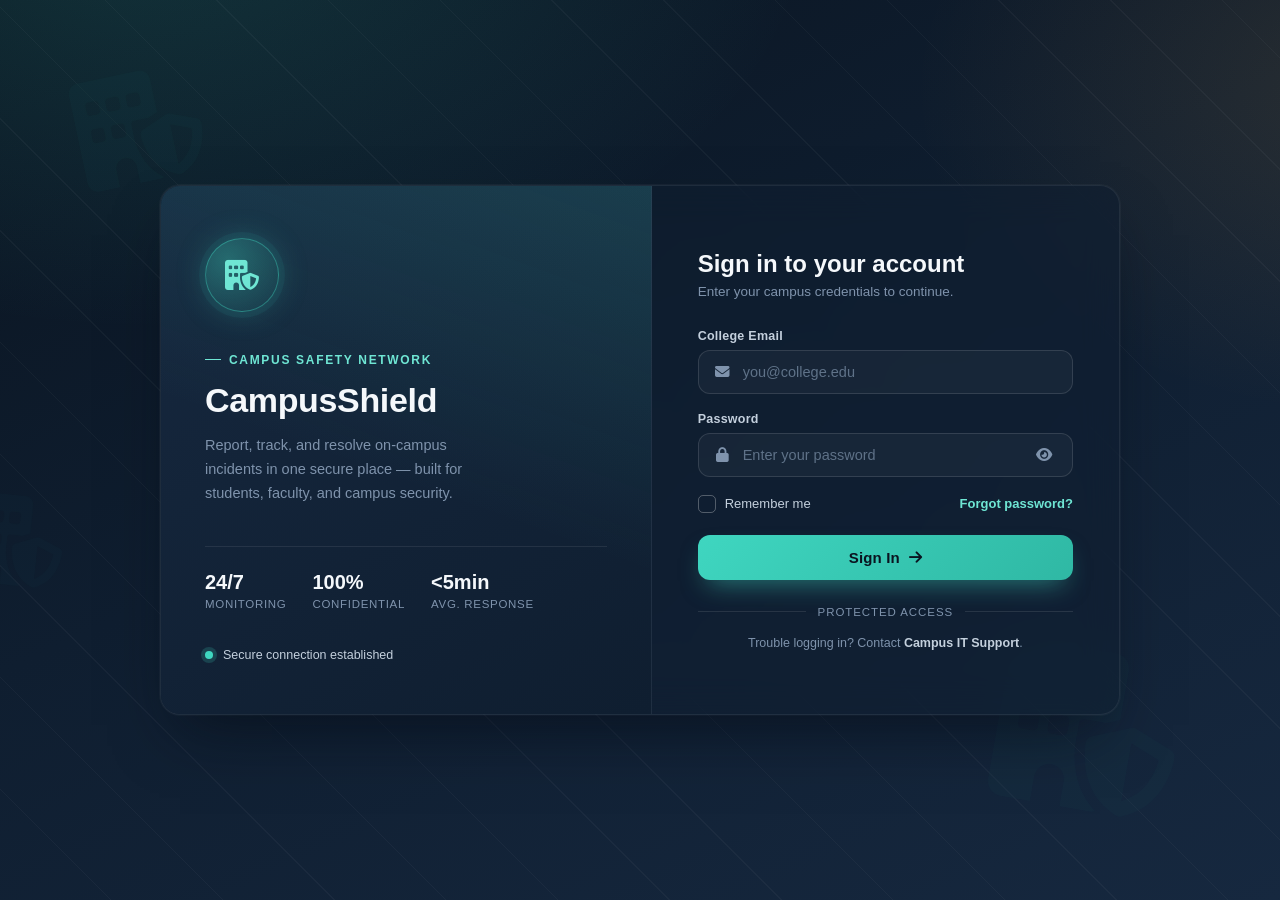
<file: index.html>
<!DOCTYPE html>
<html lang="en">
<head>
<meta charset="UTF-8">
<meta name="viewport" content="width=device-width, initial-scale=1.0">
<title>CampusShield | Sign In</title>
<link rel="stylesheet" href="https://cdnjs.cloudflare.com/ajax/libs/font-awesome/6.5.1/css/all.min.css">
<style>
  :root{
    --navy-950:#0a1420;
    --navy-900:#0f1e30;
    --navy-800:#16283f;
    --navy-700:#1e3552;
    --slate-400:#7f93ac;
    --slate-200:#c4d0dd;
    --cyan-400:#3fd6c0;
    --cyan-300:#6fe6d4;
    --amber-400:#f0a83c;
    --danger:#ef5a5a;
    --success:#3fd6c0;
    --white:#f5f8fb;
    --radius-lg:20px;
    --radius-md:12px;
    --shadow-card:0 30px 60px -20px rgba(4,10,20,0.65), 0 0 0 1px rgba(255,255,255,0.04);
    --font-display:'Segoe UI Semibold','Segoe UI',-apple-system,BlinkMacSystemFont,'Helvetica Neue',Arial,sans-serif;
    --font-body:-apple-system,BlinkMacSystemFont,'Segoe UI',Roboto,Helvetica,Arial,sans-serif;
  }

  *{margin:0;padding:0;box-sizing:border-box;}

  html,body{height:100%;}

  body{
    font-family:var(--font-body);
    min-height:100vh;
    display:flex;
    align-items:center;
    justify-content:center;
    padding:32px 20px;
    color:var(--white);
    position:relative;
    overflow-x:hidden;
    background:
      radial-gradient(1100px 700px at 12% -10%, rgba(63,214,192,0.16), transparent 60%),
      radial-gradient(900px 600px at 110% 10%, rgba(240,168,60,0.12), transparent 55%),
      linear-gradient(155deg, var(--navy-950) 0%, var(--navy-900) 45%, var(--navy-800) 100%);
  }

  /* ---------- Ambient watermark shield pattern ---------- */
  .bg-shield{
    position:fixed;
    inset:0;
    z-index:0;
    pointer-events:none;
    opacity:0.06;
    background-image:
      repeating-linear-gradient(45deg, transparent, transparent 78px, rgba(255,255,255,0.6) 78px, rgba(255,255,255,0.6) 79px);
  }

  .bg-shield i{
    position:absolute;
    color:var(--cyan-400);
    filter:blur(0.5px);
  }
  .bg-shield i:nth-child(1){ top:8%; left:6%; font-size:110px; transform:rotate(-12deg); opacity:.5;}
  .bg-shield i:nth-child(2){ bottom:10%; right:8%; font-size:160px; transform:rotate(10deg); opacity:.4;}
  .bg-shield i:nth-child(3){ top:55%; left:-3%; font-size:90px; transform:rotate(6deg); opacity:.35;}

  /* ---------- Layout wrapper ---------- */
  .wrapper{
    position:relative;
    z-index:2;
    width:100%;
    max-width:960px;
    display:grid;
    grid-template-columns:1.05fr 1fr;
    background:rgba(15,30,48,0.55);
    border:1px solid rgba(255,255,255,0.07);
    border-radius:var(--radius-lg);
    box-shadow:var(--shadow-card);
    backdrop-filter:blur(18px);
    overflow:hidden;
    animation:riseIn .6s cubic-bezier(.2,.8,.2,1) both;
  }

  @keyframes riseIn{
    from{opacity:0; transform:translateY(18px);}
    to{opacity:1; transform:translateY(0);}
  }

  /* ---------- Left brand panel ---------- */
  .brand-panel{
    position:relative;
    padding:52px 44px;
    display:flex;
    flex-direction:column;
    justify-content:space-between;
    background:
      linear-gradient(200deg, rgba(63,214,192,0.14), transparent 55%),
      linear-gradient(150deg, var(--navy-800) 0%, var(--navy-900) 100%);
    border-right:1px solid rgba(255,255,255,0.06);
  }

  .badge-ring{
    width:74px;height:74px;
    border-radius:50%;
    display:flex;align-items:center;justify-content:center;
    background:radial-gradient(circle at 30% 30%, rgba(63,214,192,0.35), rgba(63,214,192,0.05));
    border:1px solid rgba(63,214,192,0.4);
    box-shadow:0 0 0 6px rgba(63,214,192,0.06), 0 0 30px rgba(63,214,192,0.25);
  }

  .badge-ring i{
    font-size:30px;
    color:var(--cyan-300);
    animation:pulseShield 3.2s ease-in-out infinite;
  }

  @keyframes pulseShield{
    0%,100%{ transform:scale(1); filter:drop-shadow(0 0 0 rgba(63,214,192,0)); }
    50%{ transform:scale(1.08); filter:drop-shadow(0 0 10px rgba(63,214,192,0.5)); }
  }

  .brand-copy{ margin-top:34px; }

  .eyebrow{
    display:inline-flex;
    align-items:center;
    gap:8px;
    font-size:12px;
    letter-spacing:.14em;
    text-transform:uppercase;
    color:var(--cyan-300);
    font-weight:600;
    margin-bottom:14px;
  }
  .eyebrow::before{
    content:"";
    width:16px;height:1px;
    background:var(--cyan-300);
    display:inline-block;
  }

  .brand-copy h1{
    font-family:var(--font-display);
    font-size:34px;
    line-height:1.15;
    letter-spacing:-0.01em;
    margin-bottom:14px;
  }

  .brand-copy p{
    color:var(--slate-400);
    font-size:14.5px;
    line-height:1.65;
    max-width:34ch;
  }

  .stat-row{
    display:flex;
    gap:26px;
    margin-top:40px;
    padding-top:24px;
    border-top:1px solid rgba(255,255,255,0.08);
  }
  .stat-row div h3{
    font-family:var(--font-display);
    font-size:20px;
    color:var(--white);
  }
  .stat-row div span{
    font-size:11.5px;
    color:var(--slate-400);
    text-transform:uppercase;
    letter-spacing:.06em;
  }

  .status-strip{
    margin-top:36px;
    display:flex;
    align-items:center;
    gap:10px;
    font-size:12.5px;
    color:var(--slate-200);
  }
  .dot-live{
    width:8px;height:8px;border-radius:50%;
    background:var(--success);
    box-shadow:0 0 0 4px rgba(63,214,192,0.18);
    animation:blink 1.8s ease-in-out infinite;
  }
  @keyframes blink{ 0%,100%{opacity:1;} 50%{opacity:.35;} }

  /* ---------- Right form panel ---------- */
  .form-panel{
    padding:52px 46px;
    display:flex;
    flex-direction:column;
    justify-content:center;
  }

  .form-head{ margin-bottom:30px; }
  .form-head h2{
    font-family:var(--font-display);
    font-size:24px;
    margin-bottom:6px;
  }
  .form-head p{
    font-size:13.5px;
    color:var(--slate-400);
  }

  .field{
    margin-bottom:18px;
    position:relative;
  }

  .field label{
    display:block;
    font-size:12.5px;
    font-weight:600;
    letter-spacing:.02em;
    color:var(--slate-200);
    margin-bottom:7px;
  }

  .input-shell{
    display:flex;
    align-items:center;
    background:rgba(255,255,255,0.035);
    border:1px solid rgba(255,255,255,0.12);
    border-radius:var(--radius-md);
    padding:0 14px;
    transition:border-color .18s ease, box-shadow .18s ease, background .18s ease;
  }

  .input-shell i.leading-icon{
    color:var(--slate-400);
    font-size:14.5px;
    width:20px;
    text-align:center;
    transition:color .18s ease;
  }

  .input-shell input{
    flex:1;
    background:transparent;
    border:none;
    outline:none;
    color:var(--white);
    font-size:14.5px;
    padding:13px 10px;
    font-family:var(--font-body);
  }

  .input-shell input::placeholder{ color:#5f7288; }

  .input-shell:focus-within{
    border-color:var(--cyan-400);
    background:rgba(63,214,192,0.05);
    box-shadow:0 0 0 3px rgba(63,214,192,0.14);
  }
  .input-shell:focus-within i.leading-icon{ color:var(--cyan-400); }

  .field.error .input-shell{
    border-color:var(--danger);
    box-shadow:0 0 0 3px rgba(239,90,90,0.12);
  }

  .toggle-eye{
    background:transparent;
    border:none;
    color:var(--slate-400);
    cursor:pointer;
    font-size:14.5px;
    padding:6px;
    transition:color .18s ease, transform .18s ease;
  }
  .toggle-eye:hover{ color:var(--cyan-300); transform:scale(1.08); }

  .error-msg{
    display:none;
    align-items:center;
    gap:6px;
    color:var(--danger);
    font-size:12px;
    margin-top:6px;
    animation:shake .32s ease;
  }
  .field.error .error-msg{ display:flex; }

  @keyframes shake{
    0%,100%{ transform:translateX(0); }
    25%{ transform:translateX(-4px); }
    75%{ transform:translateX(4px); }
  }

  .row-between{
    display:flex;
    align-items:center;
    justify-content:space-between;
    margin:6px 0 22px;
    font-size:13px;
  }

  .remember{
    display:flex;
    align-items:center;
    gap:9px;
    cursor:pointer;
    color:var(--slate-200);
    user-select:none;
  }

  .checkbox-shell{
    width:18px;height:18px;
    border-radius:5px;
    border:1.5px solid rgba(255,255,255,0.28);
    display:flex;
    align-items:center;
    justify-content:center;
    transition:all .18s ease;
    flex-shrink:0;
  }
  .checkbox-shell i{
    font-size:10px;
    color:var(--navy-950);
    opacity:0;
    transform:scale(0.5);
    transition:all .18s ease;
  }

  .remember input{ display:none; }
  .remember input:checked + .checkbox-shell{
    background:var(--cyan-400);
    border-color:var(--cyan-400);
  }
  .remember input:checked + .checkbox-shell i{
    opacity:1;
    transform:scale(1);
  }

  .forgot-link{
    color:var(--cyan-300);
    text-decoration:none;
    font-weight:600;
    position:relative;
  }
  .forgot-link::after{
    content:"";
    position:absolute;
    left:0; bottom:-2px;
    width:0%;
    height:1px;
    background:var(--cyan-300);
    transition:width .22s ease;
  }
  .forgot-link:hover::after{ width:100%; }

  .btn-login{
    width:100%;
    padding:14px;
    border:none;
    border-radius:var(--radius-md);
    background:linear-gradient(135deg, var(--cyan-400), #2fb8a4);
    color:var(--navy-950);
    font-size:15px;
    font-weight:700;
    letter-spacing:.01em;
    cursor:pointer;
    display:flex;
    align-items:center;
    justify-content:center;
    gap:9px;
    box-shadow:0 12px 26px -10px rgba(63,214,192,0.55);
    transition:transform .16s ease, box-shadow .16s ease, filter .16s ease;
  }

  .btn-login:hover{
    transform:translateY(-2px);
    box-shadow:0 16px 32px -10px rgba(63,214,192,0.7);
    filter:brightness(1.04);
  }
  .btn-login:active{ transform:translateY(0); }

  .btn-login:disabled{
    opacity:.75;
    cursor:not-allowed;
    transform:none;
  }

  .btn-login .fa-circle-notch{ display:none; }
  .btn-login.loading .fa-arrow-right{ display:none; }
  .btn-login.loading .fa-circle-notch{ display:inline-block; animation:spin .7s linear infinite; }

  @keyframes spin{ to{ transform:rotate(360deg); } }

  .divider{
    display:flex;
    align-items:center;
    gap:12px;
    margin:26px 0 18px;
    color:var(--slate-400);
    font-size:11.5px;
    text-transform:uppercase;
    letter-spacing:.08em;
  }
  .divider::before,.divider::after{
    content:"";
    flex:1;
    height:1px;
    background:rgba(255,255,255,0.1);
  }

  .footer-note{
    text-align:center;
    font-size:12.5px;
    color:var(--slate-400);
  }
  .footer-note strong{ color:var(--slate-200); }

  .toast{
    position:fixed;
    top:22px;
    left:50%;
    transform:translateX(-50%) translateY(-16px);
    background:var(--navy-800);
    border:1px solid rgba(63,214,192,0.4);
    color:var(--white);
    padding:12px 20px;
    border-radius:10px;
    font-size:13.5px;
    display:flex;
    align-items:center;
    gap:10px;
    box-shadow:0 12px 30px rgba(0,0,0,0.4);
    opacity:0;
    pointer-events:none;
    transition:all .3s ease;
    z-index:50;
  }
  .toast.show{
    opacity:1;
    transform:translateX(-50%) translateY(0);
  }
  .toast i{ color:var(--success); }

  /* ---------- Responsive ---------- */
  @media (max-width: 860px){
    .wrapper{ grid-template-columns:1fr; max-width:460px; }
    .brand-panel{
      padding:36px 32px 28px;
      border-right:none;
      border-bottom:1px solid rgba(255,255,255,0.06);
    }
    .brand-copy{ margin-top:22px; }
    .brand-copy h1{ font-size:26px; }
    .stat-row{ margin-top:26px; padding-top:18px; }
    .form-panel{ padding:36px 32px 40px; }
  }

  @media (max-width: 420px){
    .brand-panel, .form-panel{ padding:28px 22px; }
    .brand-copy h1{ font-size:22px; }
    .stat-row{ gap:18px; }
    body{ padding:16px; }
  }
</style>
</head>
<body>

  <div class="bg-shield" aria-hidden="true">
    <i class="fa-solid fa-building-shield"></i>
    <i class="fa-solid fa-building-shield"></i>
    <i class="fa-solid fa-building-shield"></i>
  </div>

  <div class="wrapper">

    <!-- Left brand panel -->
    <aside class="brand-panel">
      <div>
        <div class="badge-ring">
          <i class="fa-solid fa-building-shield" aria-hidden="true"></i>
        </div>

        <div class="brand-copy">
          <span class="eyebrow">Campus Safety Network</span>
          <h1>CampusShield</h1>
          <p>Report, track, and resolve on‑campus incidents in one secure place — built for students, faculty, and campus security.</p>
        </div>

        <div class="stat-row">
          <div>
            <h3>24/7</h3>
            <span>Monitoring</span>
          </div>
          <div>
            <h3>100%</h3>
            <span>Confidential</span>
          </div>
          <div>
            <h3>&lt;5min</h3>
            <span>Avg. Response</span>
          </div>
        </div>
      </div>

      <div class="status-strip">
        <span class="dot-live"></span>
        Secure connection established
      </div>
    </aside>

    <!-- Right form panel -->
    <main class="form-panel">
      <div class="form-head">
        <h2>Sign in to your account</h2>
        <p>Enter your campus credentials to continue.</p>
      </div>

      <form id="loginForm" novalidate>

        <div class="field" id="emailField">
          <label for="email">College Email</label>
          <div class="input-shell">
            <i class="fa-solid fa-envelope leading-icon"></i>
            <input type="text" id="email" name="email" placeholder="you@college.edu" autocomplete="username">
          </div>
          <div class="error-msg"><i class="fa-solid fa-circle-exclamation"></i><span>Please enter a valid college email address.</span></div>
        </div>

        <div class="field" id="passwordField">
          <label for="password">Password</label>
          <div class="input-shell">
            <i class="fa-solid fa-lock leading-icon"></i>
            <input type="password" id="password" name="password" placeholder="Enter your password" autocomplete="current-password">
            <button type="button" class="toggle-eye" id="togglePassword" aria-label="Show password">
              <i class="fa-solid fa-eye"></i>
            </button>
          </div>
          <div class="error-msg"><i class="fa-solid fa-circle-exclamation"></i><span>Password must be at least 6 characters.</span></div>
        </div>

        <div class="row-between">
          <label class="remember">
            <input type="checkbox" id="rememberMe">
            <span class="checkbox-shell"><i class="fa-solid fa-check"></i></span>
            Remember me
          </label>
          <a href="#" class="forgot-link">Forgot password?</a>
        </div>

        <button type="submit" class="btn-login" id="loginBtn">
          <span>Sign In</span>
          <i class="fa-solid fa-arrow-right"></i>
          <i class="fa-solid fa-circle-notch"></i>
        </button>

        <div class="divider">Protected Access</div>
        <p class="footer-note">Trouble logging in? Contact <strong>Campus IT Support</strong>.</p>
      </form>
    </main>

  </div>

  <div class="toast" id="toast">
    <i class="fa-solid fa-circle-check"></i>
    <span id="toastMsg">Signed in successfully!</span>
  </div>

<script>
(function(){
  const form = document.getElementById('loginForm');
  const emailInput = document.getElementById('email');
  const passwordInput = document.getElementById('password');
  const emailField = document.getElementById('emailField');
  const passwordField = document.getElementById('passwordField');
  const togglePassword = document.getElementById('togglePassword');
  const loginBtn = document.getElementById('loginBtn');
  const toast = document.getElementById('toast');
  const toastMsg = document.getElementById('toastMsg');

  const EMAIL_REGEX = /^[^\s@]+@[^\s@]+\.[^\s@]+$/;

  // ---- Show / Hide password ----
  togglePassword.addEventListener('click', function(){
    const isHidden = passwordInput.type === 'password';
    passwordInput.type = isHidden ? 'text' : 'password';
    togglePassword.innerHTML = isHidden
      ? '<i class="fa-solid fa-eye-slash"></i>'
      : '<i class="fa-solid fa-eye"></i>';
    togglePassword.setAttribute('aria-label', isHidden ? 'Hide password' : 'Show password');
  });

  // ---- Live validation helpers ----
  function setError(fieldEl, hasError){
    fieldEl.classList.toggle('error', hasError);
  }

  function validateEmail(){
    const value = emailInput.value.trim();
    const valid = EMAIL_REGEX.test(value);
    setError(emailField, !valid);
    return valid;
  }

  function validatePassword(){
    const value = passwordInput.value;
    const valid = value.length >= 6;
    setError(passwordField, !valid);
    return valid;
  }

  emailInput.addEventListener('input', function(){
    if(emailField.classList.contains('error')) validateEmail();
  });
  passwordInput.addEventListener('input', function(){
    if(passwordField.classList.contains('error')) validatePassword();
  });
  emailInput.addEventListener('blur', validateEmail);
  passwordInput.addEventListener('blur', validatePassword);

  function showToast(message, isError){
    toastMsg.textContent = message;
    toast.style.borderColor = isError ? 'rgba(239,90,90,0.5)' : 'rgba(63,214,192,0.4)';
    toast.querySelector('i').className = isError
      ? 'fa-solid fa-circle-exclamation'
      : 'fa-solid fa-circle-check';
    toast.querySelector('i').style.color = isError ? '#ef5a5a' : '#3fd6c0';
    toast.classList.add('show');
    setTimeout(() => toast.classList.remove('show'), 3200);
  }

  // ---- Submit handling ----
  form.addEventListener('submit', function(e){
    e.preventDefault();

    const emailValid = validateEmail();
    const passwordValid = validatePassword();

    if(!emailValid || !passwordValid){
      showToast('Please fix the highlighted fields.', true);
      const firstError = document.querySelector('.field.error input');
      if(firstError) firstError.focus();
      return;
    }

    // Simulate authentication request
    loginBtn.classList.add('loading');
    loginBtn.disabled = true;

    setTimeout(function(){
      loginBtn.classList.remove('loading');
      loginBtn.disabled = false;
      showToast('Signed in successfully! Redirecting…', false);

      if(document.getElementById('rememberMe').checked){
        // Placeholder: persistence handled by backend session logic
      }

      form.reset();
      emailField.classList.remove('error');
      passwordField.classList.remove('error');
    }, 1400);
  });
})();
</script>

</body>
</html>
</file>
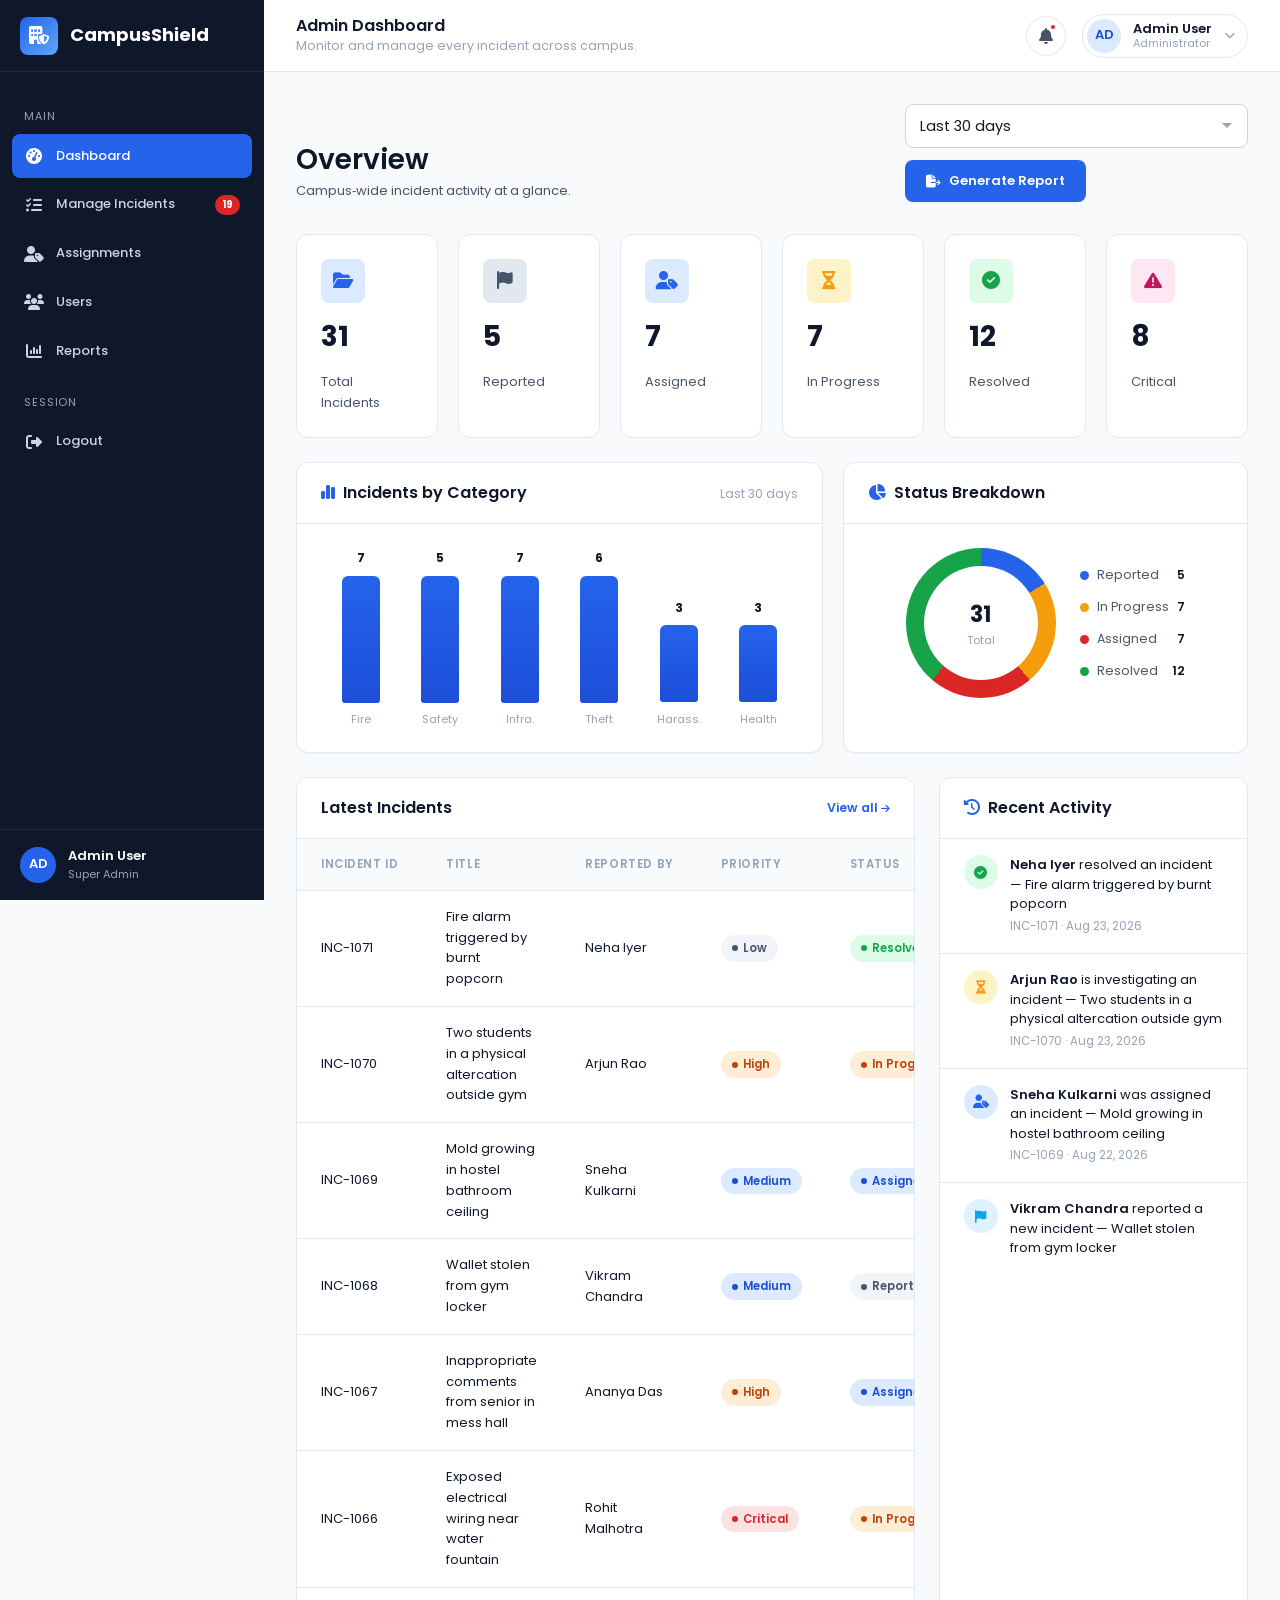
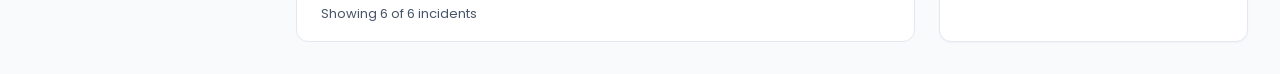
<file: admin-dashboard.html>
<!DOCTYPE html>
<html lang="en">
<head>
<meta charset="UTF-8">
<meta name="viewport" content="width=device-width, initial-scale=1.0">
<title>Admin Dashboard | CampusShield</title>
<link rel="stylesheet" href="https://cdnjs.cloudflare.com/ajax/libs/font-awesome/6.5.1/css/all.min.css">
<link rel="stylesheet" href="style.css">
</head>
<body>

<div class="app-shell" id="appShell">

  <!-- ===================== SIDEBAR ===================== -->
  <aside class="sidebar" id="sidebar">
    <div class="sidebar-brand">
      <div class="brand-icon"><i class="fa-solid fa-building-shield"></i></div>
      <span class="brand-name">CampusShield</span>
    </div>

    <nav class="sidebar-nav">
      <div class="nav-section-title">Main</div>
      <a href="admin-dashboard.html" class="nav-item active">
        <i class="fa-solid fa-gauge-high"></i>
        <span class="nav-label">Dashboard</span>
      </a>
      <a href="manage-incidents.html" class="nav-item">
        <i class="fa-solid fa-list-check"></i>
        <span class="nav-label">Manage Incidents</span>
        <span class="nav-badge" id="openIncidentsBadge">0</span>
      </a>
      <a href="#" class="nav-item">
        <i class="fa-solid fa-user-tag"></i>
        <span class="nav-label">Assignments</span>
      </a>
      <a href="#" class="nav-item">
        <i class="fa-solid fa-users"></i>
        <span class="nav-label">Users</span>
      </a>
      <a href="#" class="nav-item">
        <i class="fa-solid fa-chart-column"></i>
        <span class="nav-label">Reports</span>
      </a>

      <div class="nav-section-title">Session</div>
      <a href="#" class="nav-item" id="logoutLink">
        <i class="fa-solid fa-right-from-bracket"></i>
        <span class="nav-label">Logout</span>
      </a>
    </nav>

    <div class="sidebar-footer">
      <div class="user-avatar">AD</div>
      <div class="user-meta">
        <div class="user-name">Admin User</div>
        <div class="user-role">Super Admin</div>
      </div>
    </div>
  </aside>

  <div class="mobile-nav-overlay" id="mobileOverlay"></div>

  <!-- ===================== NAVBAR ===================== -->
  <header class="navbar">
    <div class="navbar-left">
      <button class="mobile-menu-btn" id="mobileMenuBtn" aria-label="Open menu">
        <i class="fa-solid fa-bars"></i>
      </button>
      <div>
        <h2 style="font-size:16px;">Admin Dashboard</h2>
        <p class="text-muted" style="font-size:12.5px;">Monitor and manage every incident across campus.</p>
      </div>
    </div>

    <div class="navbar-right">
      <button class="navbar-icon-btn" id="notificationBtn" aria-label="Notifications">
        <i class="fa-solid fa-bell"></i>
        <span class="dot" id="notificationDot"></span>
      </button>

      <div class="navbar-profile">
        <div class="avatar-fallback">AD</div>
        <div class="user-meta" style="display:flex; flex-direction:column; line-height:1.2;">
          <span style="font-size:13px; font-weight:600;">Admin User</span>
          <span style="font-size:11px; color:var(--color-text-muted);">Administrator</span>
        </div>
        <i class="fa-solid fa-chevron-down" style="font-size:11px; color:var(--color-text-muted);"></i>
      </div>
    </div>
  </header>

  <!-- ===================== MAIN CONTENT ===================== -->
  <main class="main-content">

    <div class="page-header fade-in">
      <div>
        <h1>Overview</h1>
        <p>Campus‑wide incident activity at a glance.</p>
      </div>
      <div class="flex gap-3" style="flex-wrap:wrap;">
        <select id="rangeFilter" class="form-control" style="min-width:150px;">
          <option value="7">Last 7 days</option>
          <option value="30" selected>Last 30 days</option>
          <option value="90">Last 90 days</option>
        </select>
        <button class="btn btn-primary" id="generateReportBtn">
          <i class="fa-solid fa-file-export"></i> Generate Report
        </button>
      </div>
    </div>

    <!-- ===================== STAT CARDS ===================== -->
    <section class="stats-grid-6 fade-in" id="statsGrid">
      <div class="stat-card primary">
        <div class="stat-icon"><i class="fa-solid fa-folder-open"></i></div>
        <div class="stat-value" id="statTotal">0</div>
        <div class="stat-label">Total Incidents</div>
      </div>

      <div class="stat-card">
        <div class="stat-icon" style="background:var(--color-border); color:var(--color-text-secondary);"><i class="fa-solid fa-flag"></i></div>
        <div class="stat-value" id="statReported">0</div>
        <div class="stat-label">Reported</div>
      </div>

      <div class="stat-card">
        <div class="stat-icon" style="background:var(--color-primary-light); color:var(--color-primary);"><i class="fa-solid fa-user-tag"></i></div>
        <div class="stat-value" id="statAssigned">0</div>
        <div class="stat-label">Assigned</div>
      </div>

      <div class="stat-card warning">
        <div class="stat-icon"><i class="fa-solid fa-hourglass-half"></i></div>
        <div class="stat-value" id="statInProgress">0</div>
        <div class="stat-label">In Progress</div>
      </div>

      <div class="stat-card success">
        <div class="stat-icon"><i class="fa-solid fa-circle-check"></i></div>
        <div class="stat-value" id="statResolved">0</div>
        <div class="stat-label">Resolved</div>
      </div>

      <div class="stat-card critical">
        <div class="stat-icon pulse"><i class="fa-solid fa-triangle-exclamation"></i></div>
        <div class="stat-value" id="statCritical">0</div>
        <div class="stat-label">Critical</div>
      </div>
    </section>

    <!-- ===================== CHARTS ===================== -->
    <section class="charts-row fade-in">

      <div class="card chart-card">
        <div class="card-header">
          <h3><i class="fa-solid fa-chart-simple" style="color:var(--color-primary); margin-right:8px;"></i>Incidents by Category</h3>
          <span class="text-muted" style="font-size:12px;">Last 30 days</span>
        </div>
        <div class="card-body">
          <div class="bar-chart" id="barChart">
            <!-- Bars injected by script.js -->
          </div>
        </div>
      </div>

      <div class="card chart-card">
        <div class="card-header">
          <h3><i class="fa-solid fa-chart-pie" style="color:var(--color-primary); margin-right:8px;"></i>Status Breakdown</h3>
        </div>
        <div class="card-body">
          <div class="donut-wrap">
            <div class="donut" id="statusDonut">
              <div class="donut-center">
                <strong id="donutTotal">0</strong>
                <span>Total</span>
              </div>
            </div>
            <div class="chart-legend" id="donutLegend">
              <!-- Legend injected by script.js -->
            </div>
          </div>
        </div>
      </div>

    </section>

    <!-- ===================== ACTIVITY + TABLE ===================== -->
    <div class="dashboard-grid fade-in">

      <!-- Latest incidents table -->
      <section class="table-wrapper">
        <div class="table-toolbar">
          <h3 style="font-size:16px; font-weight:600;">Latest Incidents</h3>
          <a href="manage-incidents.html" style="font-size:12.5px; font-weight:600; color:var(--color-primary);">View all <i class="fa-solid fa-arrow-right" style="font-size:10px;"></i></a>
        </div>

        <div class="table-scroll">
          <table class="data-table">
            <thead>
              <tr>
                <th>Incident ID</th>
                <th>Title</th>
                <th>Reported By</th>
                <th>Priority</th>
                <th>Status</th>
                <th>Date</th>
              </tr>
            </thead>
            <tbody id="adminIncidentsTableBody">
              <!-- Rows injected by script.js -->
            </tbody>
          </table>
        </div>

        <div class="pagination">
          <span id="adminTableSummary">Showing 0 of 0 incidents</span>
        </div>
      </section>

      <!-- Recent activity -->
      <aside class="card">
        <div class="card-header">
          <h3><i class="fa-solid fa-clock-rotate-left" style="color:var(--color-primary); margin-right:8px;"></i>Recent Activity</h3>
        </div>
        <div class="activity-feed" id="activityFeed">
          <!-- Activity items injected by script.js -->
        </div>
      </aside>

    </div>

  </main>

  <!-- ===================== MOBILE BOTTOM NAV ===================== -->
  <nav class="bottom-nav">
    <a href="admin-dashboard.html" class="bottom-nav-item active">
      <i class="fa-solid fa-gauge-high"></i> Dashboard
    </a>
    <a href="manage-incidents.html" class="bottom-nav-item">
      <i class="fa-solid fa-list-check"></i> Incidents
    </a>
    <a href="#" class="bottom-nav-item">
      <i class="fa-solid fa-users"></i> Users
    </a>
    <a href="#" class="bottom-nav-item">
      <i class="fa-solid fa-chart-column"></i> Reports
    </a>
  </nav>

</div>

<div class="toast-stack" id="toastStack"></div>

<script src="script.js"></script>
</body>
</html>
</file>
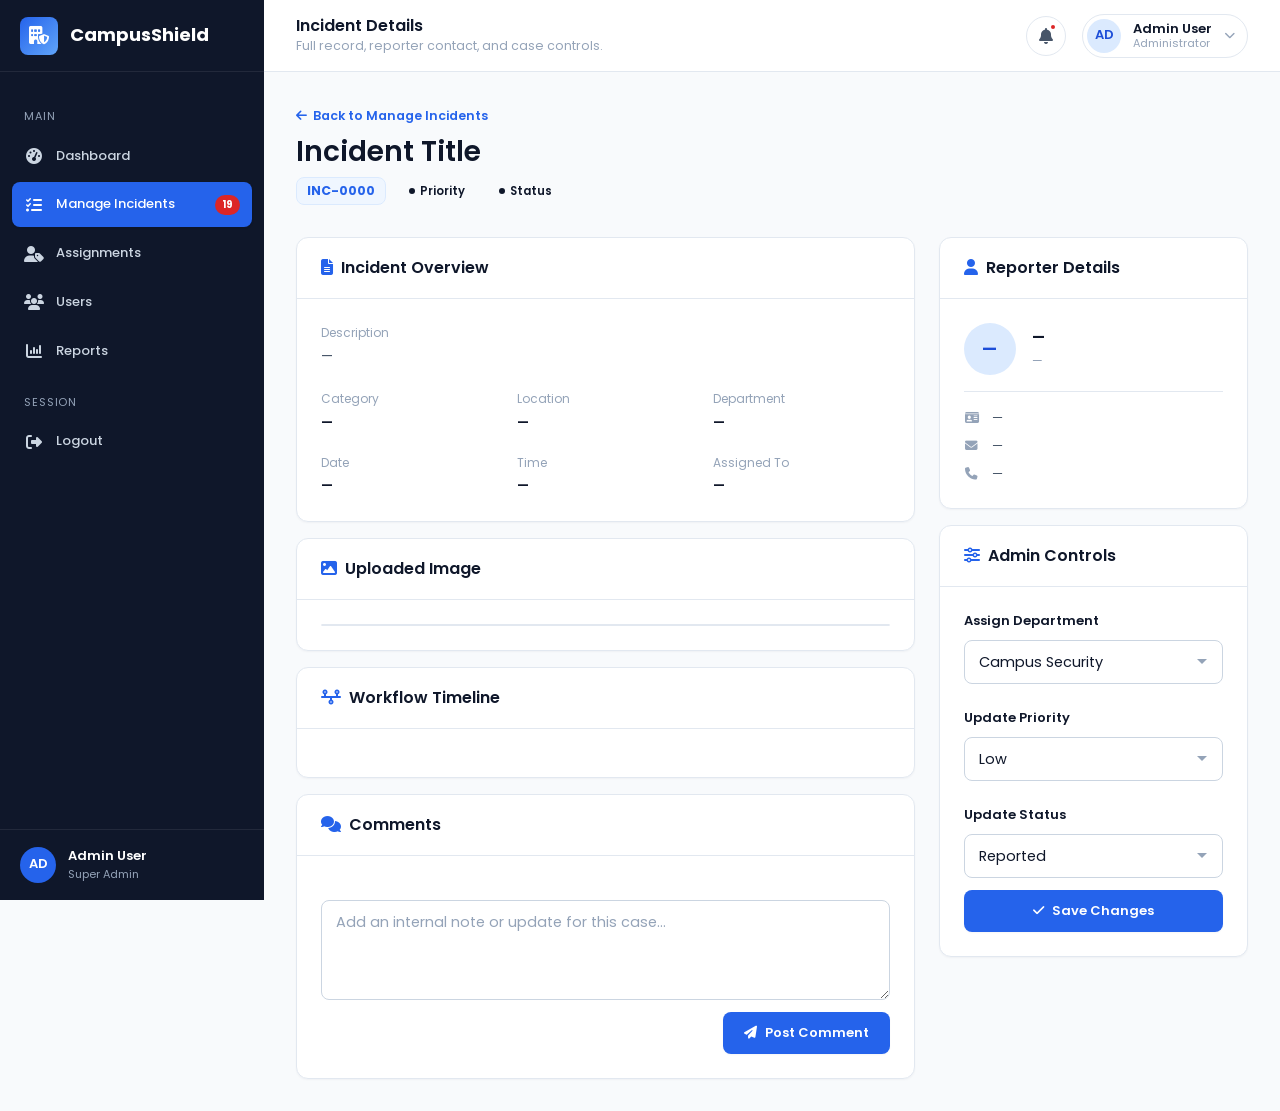
<file: incidents-detail.html>
<!DOCTYPE html>
<html lang="en">
<head>
<meta charset="UTF-8">
<meta name="viewport" content="width=device-width, initial-scale=1.0">
<title>Incident Details | CampusShield</title>
<link rel="stylesheet" href="https://cdnjs.cloudflare.com/ajax/libs/font-awesome/6.5.1/css/all.min.css">
<link rel="stylesheet" href="style.css">
</head>
<body>

<div class="app-shell" id="appShell">

  <!-- ===================== SIDEBAR ===================== -->
  <aside class="sidebar" id="sidebar">
    <div class="sidebar-brand">
      <div class="brand-icon"><i class="fa-solid fa-building-shield"></i></div>
      <span class="brand-name">CampusShield</span>
    </div>

    <nav class="sidebar-nav">
      <div class="nav-section-title">Main</div>
      <a href="admin-dashboard.html" class="nav-item">
        <i class="fa-solid fa-gauge-high"></i>
        <span class="nav-label">Dashboard</span>
      </a>
      <a href="manage-incidents.html" class="nav-item active">
        <i class="fa-solid fa-list-check"></i>
        <span class="nav-label">Manage Incidents</span>
        <span class="nav-badge" id="openIncidentsBadge">0</span>
      </a>
      <a href="#" class="nav-item">
        <i class="fa-solid fa-user-tag"></i>
        <span class="nav-label">Assignments</span>
      </a>
      <a href="#" class="nav-item">
        <i class="fa-solid fa-users"></i>
        <span class="nav-label">Users</span>
      </a>
      <a href="#" class="nav-item">
        <i class="fa-solid fa-chart-column"></i>
        <span class="nav-label">Reports</span>
      </a>

      <div class="nav-section-title">Session</div>
      <a href="#" class="nav-item" id="logoutLink">
        <i class="fa-solid fa-right-from-bracket"></i>
        <span class="nav-label">Logout</span>
      </a>
    </nav>

    <div class="sidebar-footer">
      <div class="user-avatar">AD</div>
      <div class="user-meta">
        <div class="user-name">Admin User</div>
        <div class="user-role">Super Admin</div>
      </div>
    </div>
  </aside>

  <div class="mobile-nav-overlay" id="mobileOverlay"></div>

  <!-- ===================== NAVBAR ===================== -->
  <header class="navbar">
    <div class="navbar-left">
      <button class="mobile-menu-btn" id="mobileMenuBtn" aria-label="Open menu">
        <i class="fa-solid fa-bars"></i>
      </button>
      <div>
        <h2 style="font-size:16px;">Incident Details</h2>
        <p class="text-muted" style="font-size:12.5px;">Full record, reporter contact, and case controls.</p>
      </div>
    </div>

    <div class="navbar-right">
      <button class="navbar-icon-btn" id="notificationBtn" aria-label="Notifications">
        <i class="fa-solid fa-bell"></i>
        <span class="dot" id="notificationDot"></span>
      </button>

      <div class="navbar-profile">
        <div class="avatar-fallback">AD</div>
        <div class="user-meta" style="display:flex; flex-direction:column; line-height:1.2;">
          <span style="font-size:13px; font-weight:600;">Admin User</span>
          <span style="font-size:11px; color:var(--color-text-muted);">Administrator</span>
        </div>
        <i class="fa-solid fa-chevron-down" style="font-size:11px; color:var(--color-text-muted);"></i>
      </div>
    </div>
  </header>

  <!-- ===================== MAIN CONTENT ===================== -->
  <main class="main-content">

    <div class="page-header fade-in">
      <div>
        <a href="manage-incidents.html" style="font-size:12.5px; font-weight:600; color:var(--color-primary); display:inline-flex; align-items:center; gap:6px; margin-bottom:var(--space-2);">
          <i class="fa-solid fa-arrow-left"></i> Back to Manage Incidents
        </a>
        <h1 id="detailTitle">Incident Title</h1>
        <div class="detail-header-meta">
          <span class="detail-id-tag" id="detailIdTag">INC-0000</span>
          <span class="badge" id="detailPriorityBadge">Priority</span>
          <span class="badge" id="detailStatusBadge">Status</span>
        </div>
      </div>
    </div>

    <div class="dashboard-grid fade-in">

      <!-- ===================== LEFT COLUMN ===================== -->
      <div class="flex flex-col gap-4">

        <!-- Overview -->
        <section class="card">
          <div class="card-header">
            <h3><i class="fa-solid fa-file-lines" style="color:var(--color-primary); margin-right:8px;"></i>Incident Overview</h3>
          </div>
          <div class="card-body" style="display:flex; flex-direction:column; gap:var(--space-5);">
            <div>
              <div class="form-hint" style="margin-bottom:4px;">Description</div>
              <p style="font-size:13.5px; color:var(--color-text-secondary); line-height:1.7;" id="detailDescription">—</p>
            </div>

            <div class="info-grid">
              <div class="info-item">
                <div class="form-hint">Category</div>
                <div class="info-value" id="detailCategory">—</div>
              </div>
              <div class="info-item">
                <div class="form-hint">Location</div>
                <div class="info-value" id="detailLocation">—</div>
              </div>
              <div class="info-item">
                <div class="form-hint">Department</div>
                <div class="info-value" id="detailDepartment">—</div>
              </div>
              <div class="info-item">
                <div class="form-hint">Date</div>
                <div class="info-value" id="detailDate">—</div>
              </div>
              <div class="info-item">
                <div class="form-hint">Time</div>
                <div class="info-value" id="detailTime">—</div>
              </div>
              <div class="info-item">
                <div class="form-hint">Assigned To</div>
                <div class="info-value" id="detailAssignedTo">—</div>
              </div>
            </div>
          </div>
        </section>

        <!-- Uploaded image -->
        <section class="card">
          <div class="card-header">
            <h3><i class="fa-solid fa-image" style="color:var(--color-primary); margin-right:8px;"></i>Uploaded Image</h3>
          </div>
          <div class="card-body">
            <div class="evidence-image" id="evidenceImageWrap">
              <!-- Injected by script.js -->
            </div>
          </div>
        </section>

        <!-- Workflow timeline -->
        <section class="card">
          <div class="card-header">
            <h3><i class="fa-solid fa-timeline" style="color:var(--color-primary); margin-right:8px;"></i>Workflow Timeline</h3>
          </div>
          <div class="card-body">
            <div class="workflow-timeline" id="workflowTimeline">
              <!-- Steps injected by script.js -->
            </div>
          </div>
        </section>

        <!-- Comments -->
        <section class="card">
          <div class="card-header">
            <h3><i class="fa-solid fa-comments" style="color:var(--color-primary); margin-right:8px;"></i>Comments</h3>
          </div>
          <div class="card-body">
            <div class="comment-list" id="commentList">
              <!-- Comments injected by script.js -->
            </div>

            <div class="comment-form">
              <textarea class="form-control" id="newCommentInput" rows="3" placeholder="Add an internal note or update for this case..."></textarea>
              <button class="btn btn-primary" id="postCommentBtn" style="align-self:flex-end;">
                <i class="fa-solid fa-paper-plane"></i> Post Comment
              </button>
            </div>
          </div>
        </section>

      </div>

      <!-- ===================== RIGHT COLUMN ===================== -->
      <aside class="flex flex-col gap-4">

        <!-- Reporter details -->
        <section class="card">
          <div class="card-header">
            <h3><i class="fa-solid fa-user" style="color:var(--color-primary); margin-right:8px;"></i>Reporter Details</h3>
          </div>
          <div class="card-body">
            <div class="reporter-card">
              <div class="reporter-avatar" id="reporterAvatar">—</div>
              <div class="reporter-meta">
                <strong id="reporterName">—</strong>
                <span id="reporterRole">—</span>
              </div>
            </div>
            <div class="reporter-contact">
              <div class="reporter-contact-row"><i class="fa-solid fa-id-card"></i><span id="reporterId">—</span></div>
              <div class="reporter-contact-row"><i class="fa-solid fa-envelope"></i><span id="reporterEmail">—</span></div>
              <div class="reporter-contact-row"><i class="fa-solid fa-phone"></i><span id="reporterPhone">—</span></div>
            </div>
          </div>
        </section>

        <!-- Admin controls -->
        <section class="card admin-controls-card">
          <div class="card-header">
            <h3><i class="fa-solid fa-sliders" style="color:var(--color-primary); margin-right:8px;"></i>Admin Controls</h3>
          </div>
          <div class="card-body">
            <div class="form-group">
              <label class="form-label" for="controlDepartment">Assign Department</label>
              <select id="controlDepartment" class="form-control">
                <option value="Campus Security">Campus Security</option>
                <option value="Facilities & Maintenance">Facilities &amp; Maintenance</option>
                <option value="IT Support">IT Support</option>
                <option value="Health Center">Health Center</option>
                <option value="Student Affairs">Student Affairs</option>
              </select>
            </div>

            <div class="form-group">
              <label class="form-label" for="controlPriority">Update Priority</label>
              <select id="controlPriority" class="form-control">
                <option value="Low">Low</option>
                <option value="Medium">Medium</option>
                <option value="High">High</option>
                <option value="Critical">Critical</option>
              </select>
            </div>

            <div class="form-group">
              <label class="form-label" for="controlStatus">Update Status</label>
              <select id="controlStatus" class="form-control">
                <option value="Reported">Reported</option>
                <option value="Assigned">Assigned</option>
                <option value="In Progress">In Progress</option>
                <option value="Resolved">Resolved</option>
              </select>
            </div>

            <button class="btn btn-primary btn-block" id="saveControlsBtn">
              <i class="fa-solid fa-check"></i> Save Changes
            </button>
          </div>
        </section>

      </aside>

    </div>

  </main>

  <!-- ===================== MOBILE BOTTOM NAV ===================== -->
  <nav class="bottom-nav">
    <a href="admin-dashboard.html" class="bottom-nav-item">
      <i class="fa-solid fa-gauge-high"></i> Dashboard
    </a>
    <a href="manage-incidents.html" class="bottom-nav-item active">
      <i class="fa-solid fa-list-check"></i> Incidents
    </a>
    <a href="#" class="bottom-nav-item">
      <i class="fa-solid fa-users"></i> Users
    </a>
    <a href="#" class="bottom-nav-item">
      <i class="fa-solid fa-chart-column"></i> Reports
    </a>
  </nav>

</div>

<div class="toast-stack" id="toastStack"></div>

<script src="script.js"></script>
</body>
</html>
</file>
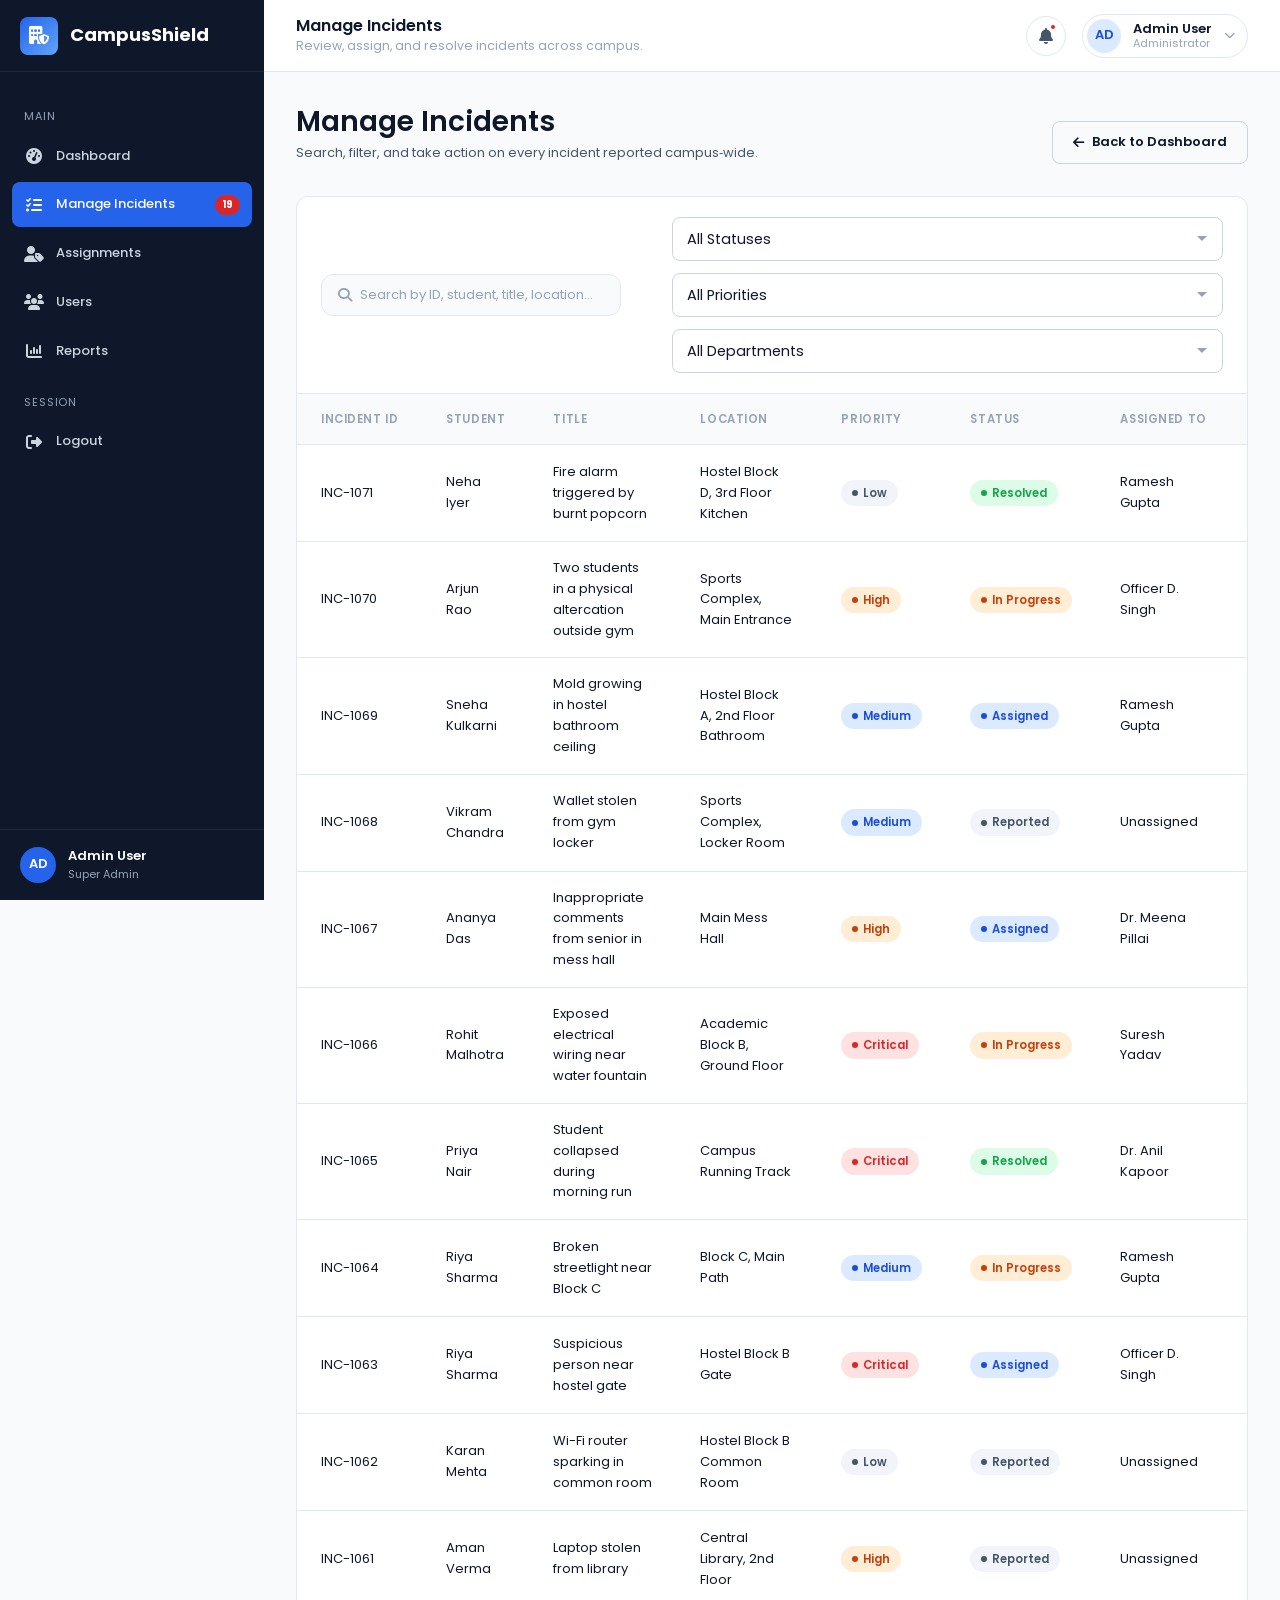
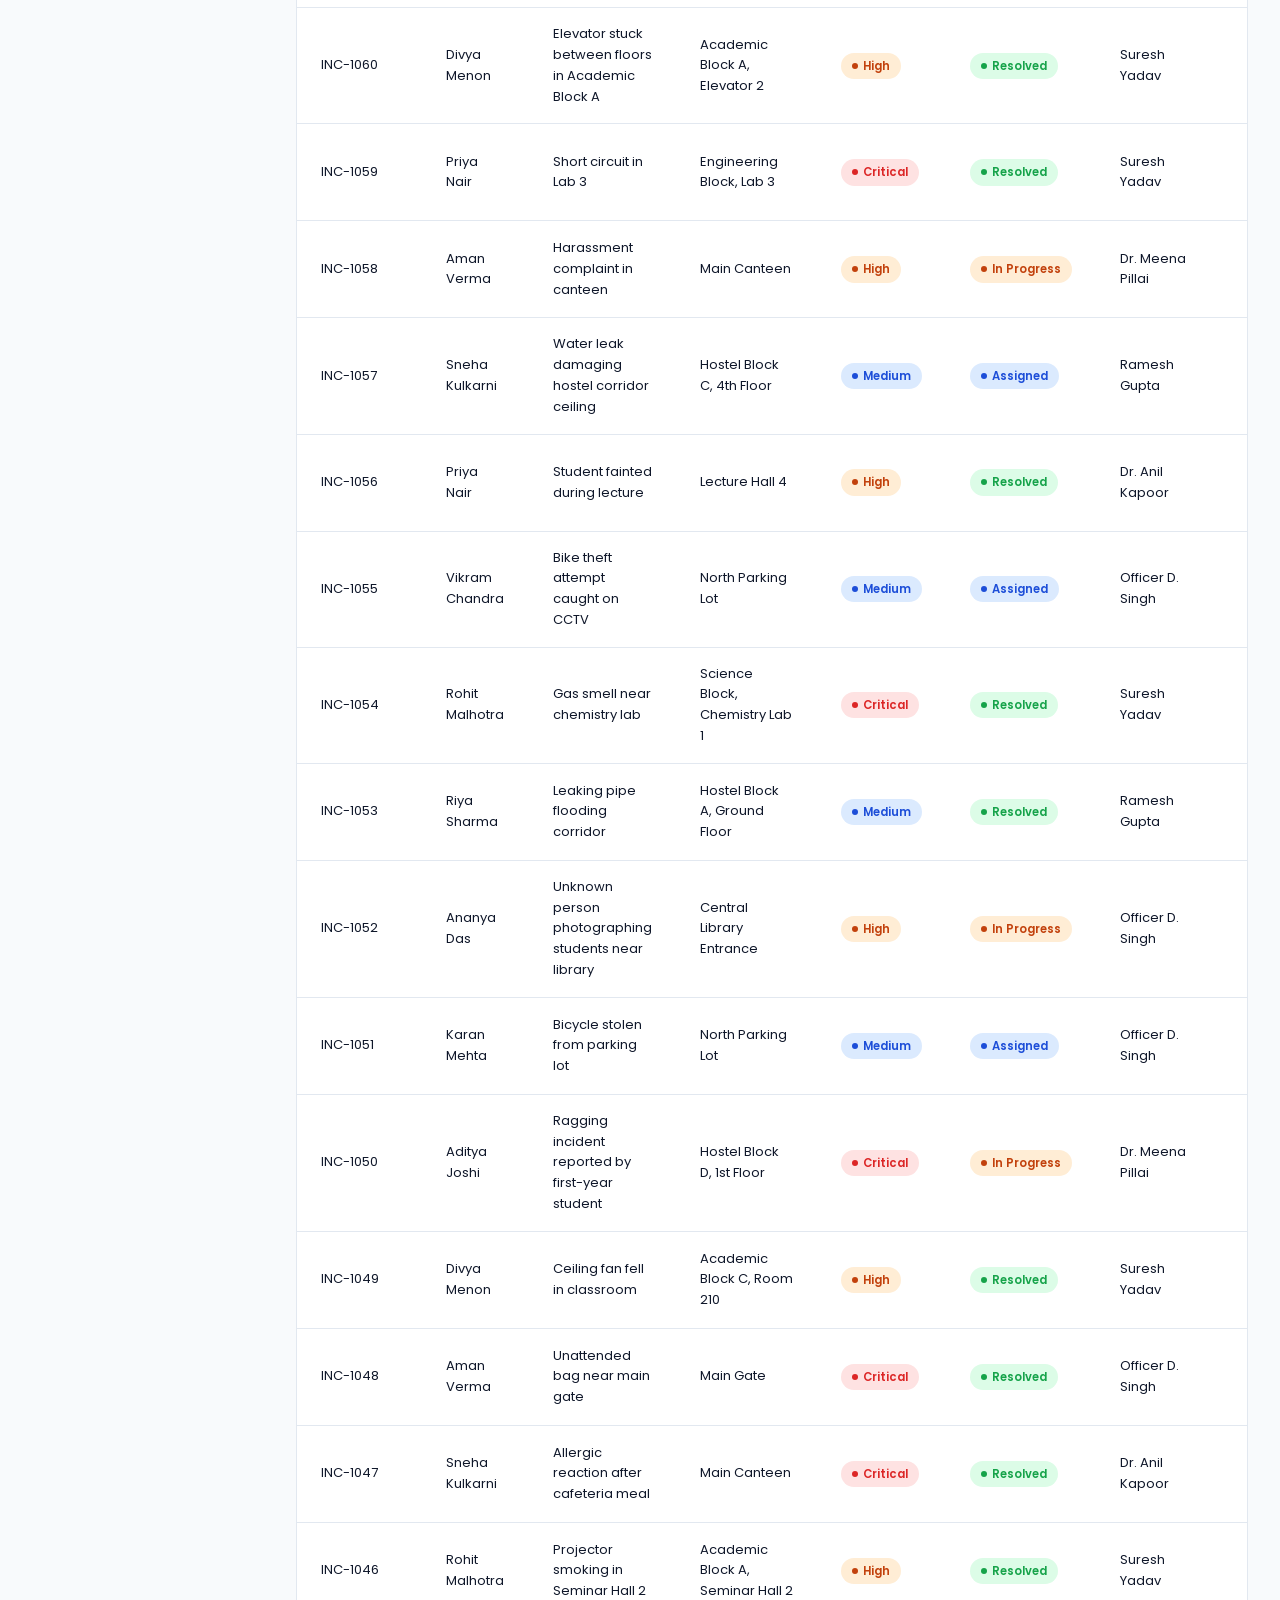
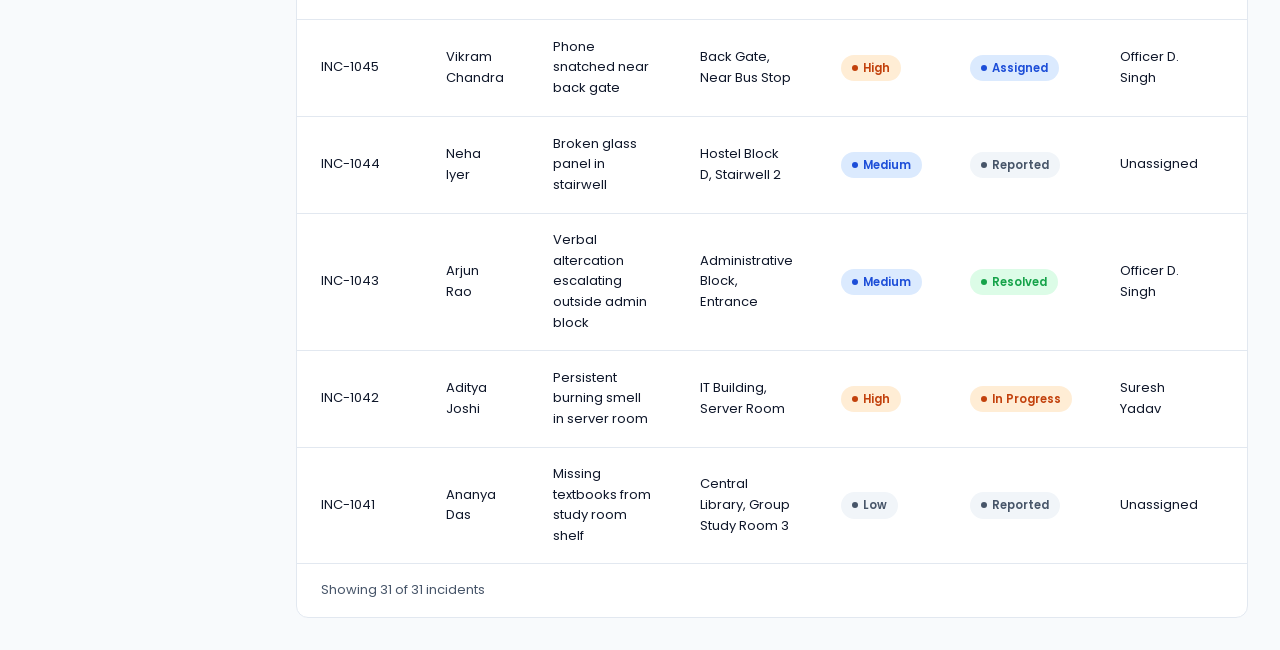
<file: manage-incidents.html>
<!DOCTYPE html>
<html lang="en">
<head>
<meta charset="UTF-8">
<meta name="viewport" content="width=device-width, initial-scale=1.0">
<title>Manage Incidents | CampusShield</title>
<link rel="stylesheet" href="https://cdnjs.cloudflare.com/ajax/libs/font-awesome/6.5.1/css/all.min.css">
<link rel="stylesheet" href="style.css">
</head>
<body>

<div class="app-shell" id="appShell">

  <!-- ===================== SIDEBAR ===================== -->
  <aside class="sidebar" id="sidebar">
    <div class="sidebar-brand">
      <div class="brand-icon"><i class="fa-solid fa-building-shield"></i></div>
      <span class="brand-name">CampusShield</span>
    </div>

    <nav class="sidebar-nav">
      <div class="nav-section-title">Main</div>
      <a href="admin-dashboard.html" class="nav-item">
        <i class="fa-solid fa-gauge-high"></i>
        <span class="nav-label">Dashboard</span>
      </a>
      <a href="manage-incidents.html" class="nav-item active">
        <i class="fa-solid fa-list-check"></i>
        <span class="nav-label">Manage Incidents</span>
        <span class="nav-badge" id="openIncidentsBadge">0</span>
      </a>
      <a href="#" class="nav-item">
        <i class="fa-solid fa-user-tag"></i>
        <span class="nav-label">Assignments</span>
      </a>
      <a href="#" class="nav-item">
        <i class="fa-solid fa-users"></i>
        <span class="nav-label">Users</span>
      </a>
      <a href="#" class="nav-item">
        <i class="fa-solid fa-chart-column"></i>
        <span class="nav-label">Reports</span>
      </a>

      <div class="nav-section-title">Session</div>
      <a href="#" class="nav-item" id="logoutLink">
        <i class="fa-solid fa-right-from-bracket"></i>
        <span class="nav-label">Logout</span>
      </a>
    </nav>

    <div class="sidebar-footer">
      <div class="user-avatar">AD</div>
      <div class="user-meta">
        <div class="user-name">Admin User</div>
        <div class="user-role">Super Admin</div>
      </div>
    </div>
  </aside>

  <div class="mobile-nav-overlay" id="mobileOverlay"></div>

  <!-- ===================== NAVBAR ===================== -->
  <header class="navbar">
    <div class="navbar-left">
      <button class="mobile-menu-btn" id="mobileMenuBtn" aria-label="Open menu">
        <i class="fa-solid fa-bars"></i>
      </button>
      <div>
        <h2 style="font-size:16px;">Manage Incidents</h2>
        <p class="text-muted" style="font-size:12.5px;">Review, assign, and resolve incidents across campus.</p>
      </div>
    </div>

    <div class="navbar-right">
      <button class="navbar-icon-btn" id="notificationBtn" aria-label="Notifications">
        <i class="fa-solid fa-bell"></i>
        <span class="dot" id="notificationDot"></span>
      </button>

      <div class="navbar-profile">
        <div class="avatar-fallback">AD</div>
        <div class="user-meta" style="display:flex; flex-direction:column; line-height:1.2;">
          <span style="font-size:13px; font-weight:600;">Admin User</span>
          <span style="font-size:11px; color:var(--color-text-muted);">Administrator</span>
        </div>
        <i class="fa-solid fa-chevron-down" style="font-size:11px; color:var(--color-text-muted);"></i>
      </div>
    </div>
  </header>

  <!-- ===================== MAIN CONTENT ===================== -->
  <main class="main-content">

    <div class="page-header fade-in">
      <div>
        <h1>Manage Incidents</h1>
        <p>Search, filter, and take action on every incident reported campus‑wide.</p>
      </div>
      <a href="admin-dashboard.html" class="btn btn-outline">
        <i class="fa-solid fa-arrow-left"></i> Back to Dashboard
      </a>
    </div>

    <!-- ===================== TABLE CARD ===================== -->
    <section class="table-wrapper fade-in">

      <div class="table-toolbar">
        <div class="search-box" style="max-width:300px;">
          <i class="fa-solid fa-magnifying-glass"></i>
          <input type="text" id="manageSearch" placeholder="Search by ID, student, title, location...">
        </div>

        <div class="flex gap-3" style="flex-wrap:wrap;">
          <select id="statusFilter" class="form-control" style="min-width:150px;">
            <option value="">All Statuses</option>
            <option value="Reported">Reported</option>
            <option value="Assigned">Assigned</option>
            <option value="In Progress">In Progress</option>
            <option value="Resolved">Resolved</option>
          </select>

          <select id="priorityFilter" class="form-control" style="min-width:150px;">
            <option value="">All Priorities</option>
            <option value="Low">Low</option>
            <option value="Medium">Medium</option>
            <option value="High">High</option>
            <option value="Critical">Critical</option>
          </select>

          <select id="departmentFilter" class="form-control" style="min-width:170px;">
            <option value="">All Departments</option>
            <option value="Campus Security">Campus Security</option>
            <option value="Facilities & Maintenance">Facilities &amp; Maintenance</option>
            <option value="IT Support">IT Support</option>
            <option value="Health Center">Health Center</option>
            <option value="Student Affairs">Student Affairs</option>
          </select>
        </div>
      </div>

      <div class="table-scroll">
        <table class="data-table">
          <thead>
            <tr>
              <th>Incident ID</th>
              <th>Student</th>
              <th>Title</th>
              <th>Location</th>
              <th>Priority</th>
              <th>Status</th>
              <th>Assigned To</th>
              <th>Date</th>
              <th>Actions</th>
            </tr>
          </thead>
          <tbody id="manageIncidentsTableBody">
            <!-- Rows injected by script.js -->
          </tbody>
        </table>
      </div>

      <div class="pagination">
        <span id="manageTableSummary">Showing 0 of 0 incidents</span>
        <div class="pagination-controls" id="managePaginationControls">
          <!-- Page buttons injected by script.js -->
        </div>
      </div>
    </section>

  </main>

  <!-- ===================== MOBILE BOTTOM NAV ===================== -->
  <nav class="bottom-nav">
    <a href="admin-dashboard.html" class="bottom-nav-item">
      <i class="fa-solid fa-gauge-high"></i> Dashboard
    </a>
    <a href="manage-incidents.html" class="bottom-nav-item active">
      <i class="fa-solid fa-list-check"></i> Incidents
    </a>
    <a href="#" class="bottom-nav-item">
      <i class="fa-solid fa-users"></i> Users
    </a>
    <a href="#" class="bottom-nav-item">
      <i class="fa-solid fa-chart-column"></i> Reports
    </a>
  </nav>

</div>

<!-- ===================== VIEW INCIDENT MODAL ===================== -->
<div class="modal-overlay" id="viewIncidentModal">
  <div class="modal">
    <div class="modal-header">
      <h3>Incident Details</h3>
      <button class="modal-close" id="closeViewModal" aria-label="Close"><i class="fa-solid fa-xmark"></i></button>
    </div>

    <div class="modal-body">
      <div class="flex gap-3" style="margin-bottom:var(--space-5);">
        <span class="badge" id="viewModalPriority">Priority</span>
        <span class="badge" id="viewModalStatus">Status</span>
      </div>

      <div style="display:flex; flex-direction:column; gap:var(--space-4);">
        <div>
          <div class="form-hint" style="margin-bottom:2px;">Incident ID</div>
          <div style="font-weight:700; color:var(--color-primary);" id="viewModalId">—</div>
        </div>
        <div>
          <div class="form-hint" style="margin-bottom:2px;">Title</div>
          <div style="font-weight:600;" id="viewModalTitle">—</div>
        </div>
        <div class="form-row">
          <div>
            <div class="form-hint" style="margin-bottom:2px;">Student</div>
            <div id="viewModalStudent">—</div>
          </div>
          <div>
            <div class="form-hint" style="margin-bottom:2px;">Date</div>
            <div id="viewModalDate">—</div>
          </div>
        </div>
        <div class="form-row">
          <div>
            <div class="form-hint" style="margin-bottom:2px;">Category</div>
            <div id="viewModalCategory">—</div>
          </div>
          <div>
            <div class="form-hint" style="margin-bottom:2px;">Department</div>
            <div id="viewModalDepartment">—</div>
          </div>
        </div>
        <div>
          <div class="form-hint" style="margin-bottom:2px;">Location</div>
          <div id="viewModalLocation">—</div>
        </div>
        <div>
          <div class="form-hint" style="margin-bottom:2px;">Assigned To</div>
          <div id="viewModalAssignedTo">—</div>
        </div>
        <div>
          <div class="form-hint" style="margin-bottom:2px;">Description</div>
          <div style="font-size:13.5px; color:var(--color-text-secondary); line-height:1.6;" id="viewModalDescription">—</div>
        </div>
      </div>
    </div>

    <div class="modal-footer">
      <button class="btn btn-outline" id="viewModalCloseFooterBtn">Close</button>
      <a href="incident-details.html" id="viewModalFullDetailsLink" class="btn btn-primary">
        <i class="fa-solid fa-arrow-up-right-from-square"></i> View Full Details
      </a>
    </div>
  </div>
</div>

<!-- ===================== EDIT INCIDENT MODAL ===================== -->
<div class="modal-overlay" id="editIncidentModal">
  <div class="modal">
    <div class="modal-header">
      <h3>Edit Incident</h3>
      <button class="modal-close" id="closeEditModal" aria-label="Close"><i class="fa-solid fa-xmark"></i></button>
    </div>

    <div class="modal-body">
      <form id="editIncidentForm" novalidate>
        <div class="form-group">
          <label class="form-label" for="editTitle">Incident Title</label>
          <input type="text" id="editTitle" class="form-control">
        </div>

        <div class="form-row">
          <div class="form-group">
            <label class="form-label" for="editCategory">Category</label>
            <select id="editCategory" class="form-control">
              <option value="Safety & Security">Safety &amp; Security</option>
              <option value="Harassment">Harassment</option>
              <option value="Theft">Theft</option>
              <option value="Infrastructure">Infrastructure</option>
              <option value="Fire & Electrical">Fire &amp; Electrical</option>
              <option value="Health & Medical">Health &amp; Medical</option>
              <option value="Other">Other</option>
            </select>
          </div>

          <div class="form-group">
            <label class="form-label" for="editPriority">Priority</label>
            <select id="editPriority" class="form-control">
              <option value="Low">Low</option>
              <option value="Medium">Medium</option>
              <option value="High">High</option>
              <option value="Critical">Critical</option>
            </select>
          </div>
        </div>

        <div class="form-row">
          <div class="form-group">
            <label class="form-label" for="editStatus">Status</label>
            <select id="editStatus" class="form-control">
              <option value="Reported">Reported</option>
              <option value="Assigned">Assigned</option>
              <option value="In Progress">In Progress</option>
              <option value="Resolved">Resolved</option>
            </select>
          </div>

          <div class="form-group">
            <label class="form-label" for="editDate">Date</label>
            <input type="date" id="editDate" class="form-control">
          </div>
        </div>

        <div class="form-group">
          <label class="form-label" for="editLocation">Location</label>
          <input type="text" id="editLocation" class="form-control">
        </div>
      </form>
    </div>

    <div class="modal-footer">
      <button class="btn btn-outline" id="cancelEditBtn">Cancel</button>
      <button class="btn btn-primary" id="saveEditBtn"><i class="fa-solid fa-check"></i> Save Changes</button>
    </div>
  </div>
</div>

<!-- ===================== ASSIGN INCIDENT MODAL ===================== -->
<div class="modal-overlay" id="assignIncidentModal">
  <div class="modal">
    <div class="modal-header">
      <h3>Assign Incident</h3>
      <button class="modal-close" id="closeAssignModal" aria-label="Close"><i class="fa-solid fa-xmark"></i></button>
    </div>

    <div class="modal-body">
      <p class="form-hint" style="margin-bottom:var(--space-4);">Assigning <strong id="assignIncidentLabel">—</strong></p>
      <div id="staffOptionsList">
        <!-- Staff options injected by script.js -->
      </div>
    </div>

    <div class="modal-footer">
      <button class="btn btn-outline" id="cancelAssignBtn">Cancel</button>
      <button class="btn btn-primary" id="confirmAssignBtn" disabled><i class="fa-solid fa-user-check"></i> Assign</button>
    </div>
  </div>
</div>

<!-- ===================== DELETE CONFIRMATION MODAL ===================== -->
<div class="modal-overlay" id="deleteConfirmModal">
  <div class="modal confirm-modal" style="max-width:420px;">
    <div class="modal-body">
      <div class="confirm-icon"><i class="fa-solid fa-trash-can"></i></div>
      <h3>Delete this incident?</h3>
      <p>This will permanently remove the incident record and cannot be undone.</p>
      <span class="incident-chip" id="deleteIncidentLabel">INC-0000</span>
    </div>
    <div class="modal-footer" style="justify-content:center;">
      <button class="btn btn-outline" id="cancelDeleteBtn">Cancel</button>
      <button class="btn btn-danger" id="confirmDeleteBtn"><i class="fa-solid fa-trash-can"></i> Delete Permanently</button>
    </div>
  </div>
</div>

<div class="toast-stack" id="toastStack"></div>

<script src="script.js"></script>
</body>
</html>
</file>
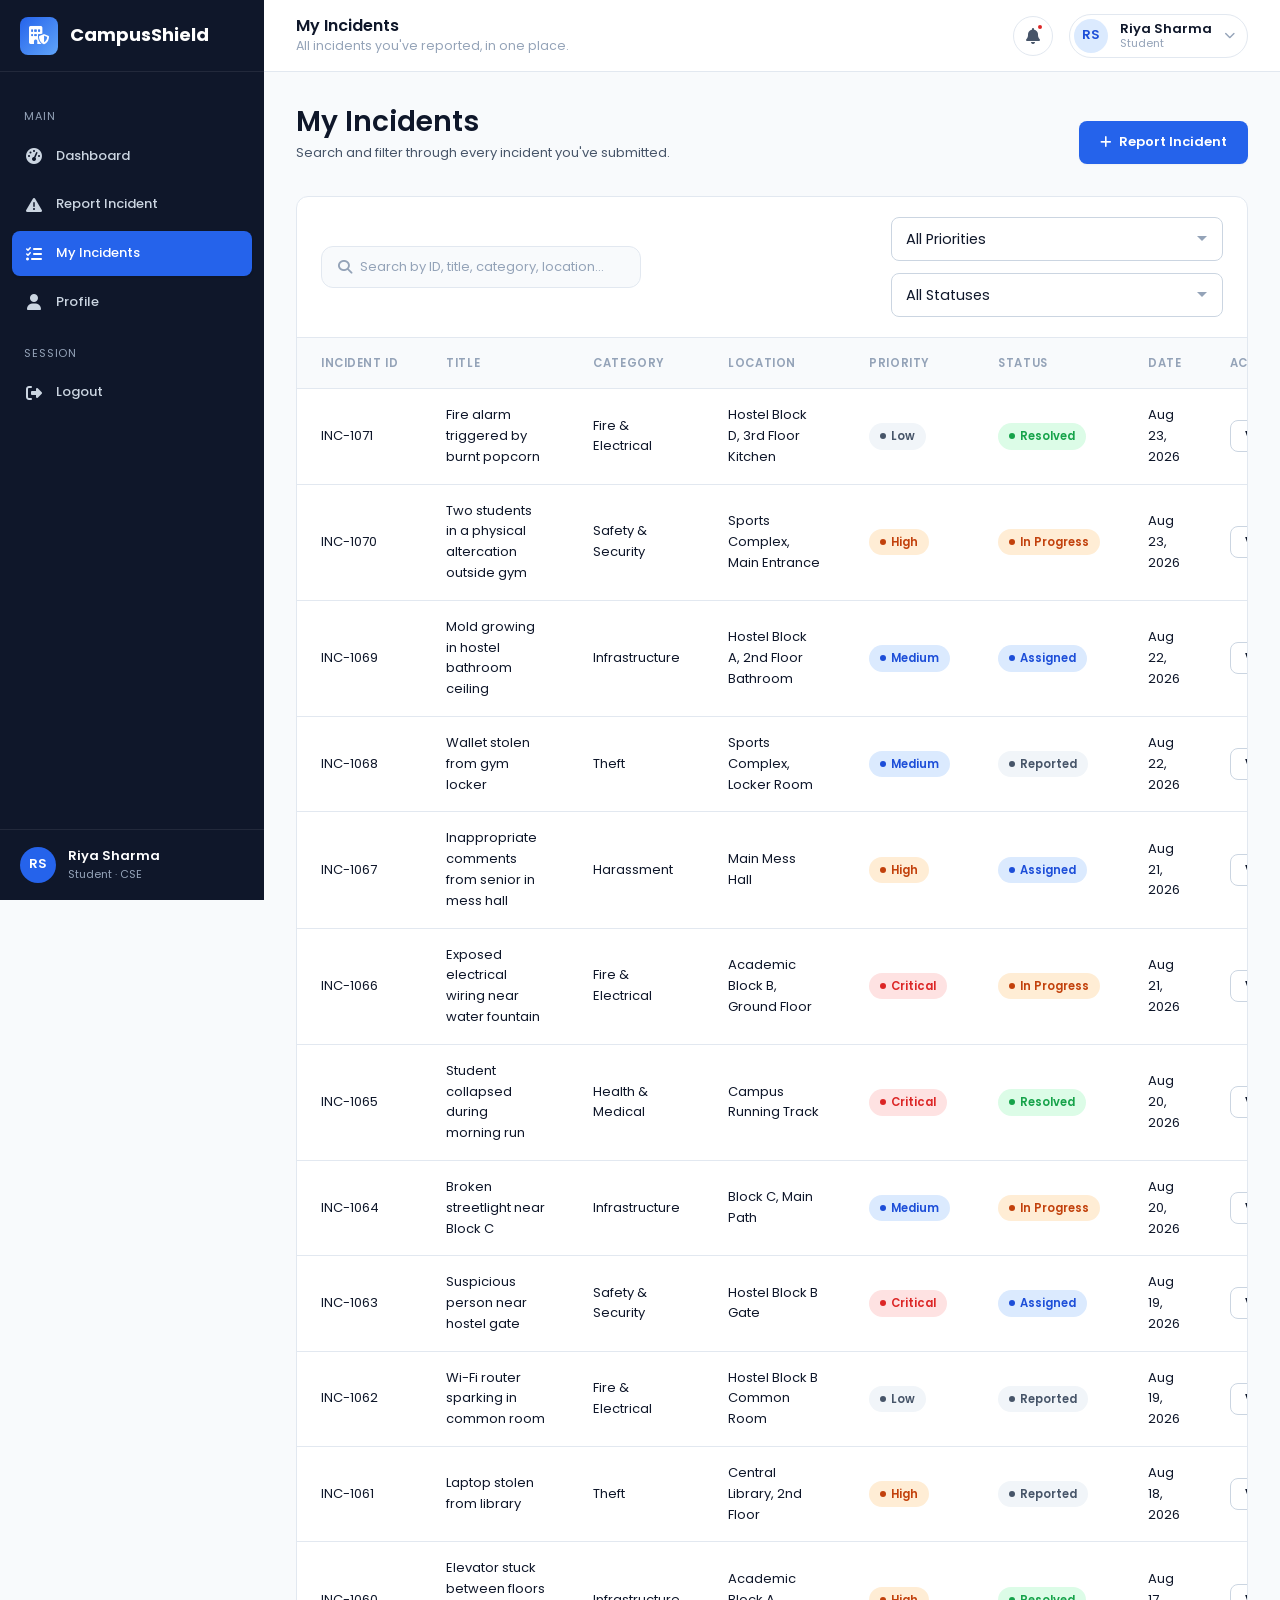
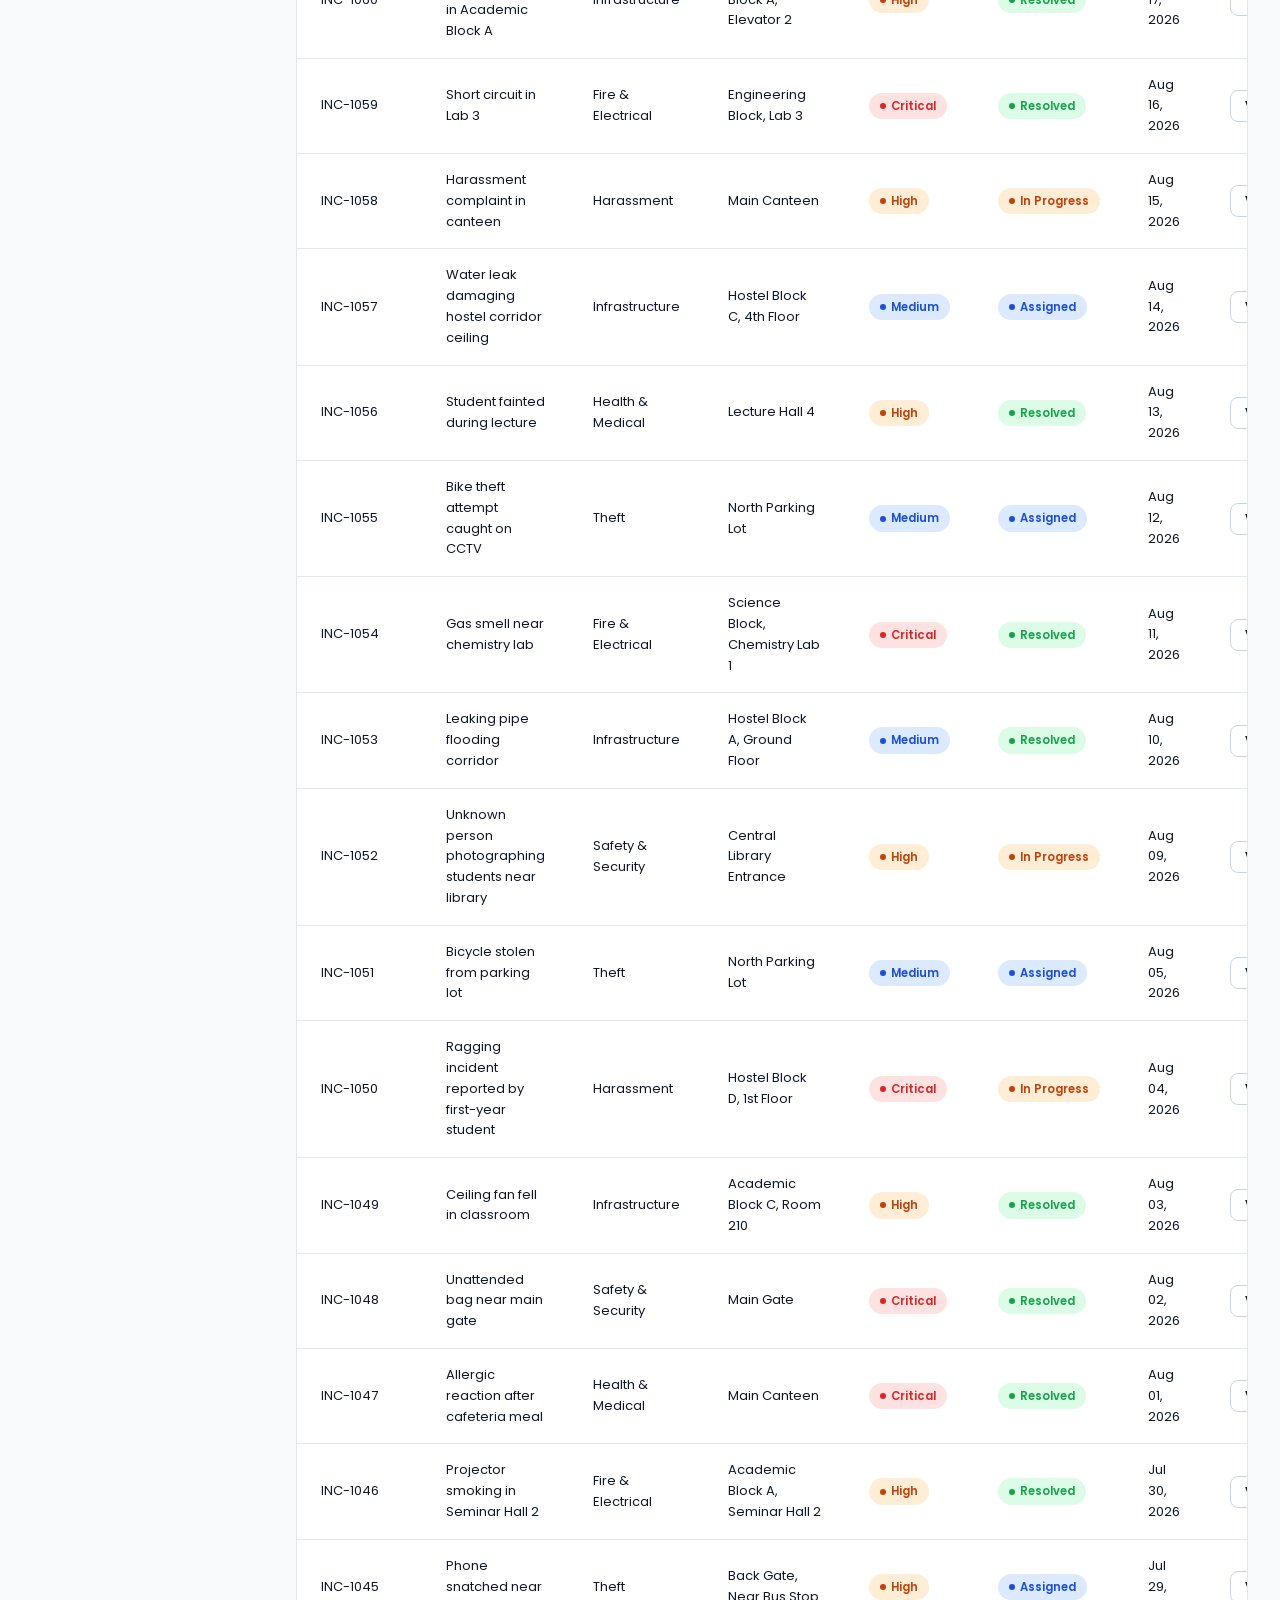
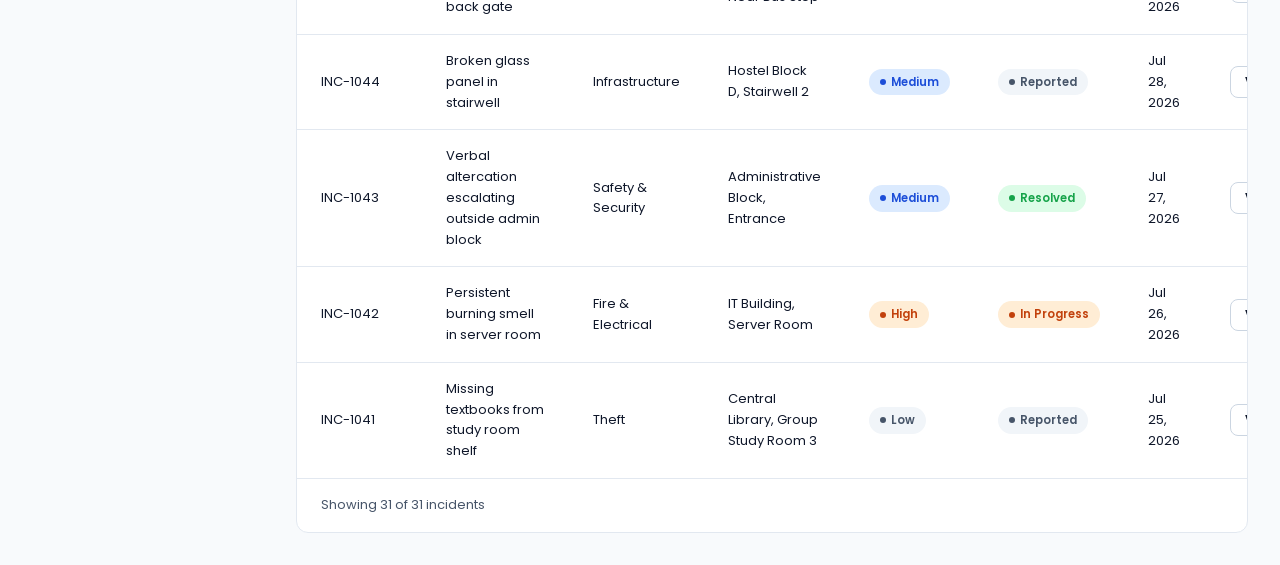
<file: my-incidents.html>
<!DOCTYPE html>
<html lang="en">
<head>
<meta charset="UTF-8">
<meta name="viewport" content="width=device-width, initial-scale=1.0">
<title>My Incidents | CampusShield</title>
<link rel="stylesheet" href="https://cdnjs.cloudflare.com/ajax/libs/font-awesome/6.5.1/css/all.min.css">
<link rel="stylesheet" href="style.css">
</head>
<body>

<div class="app-shell" id="appShell">

  <!-- ===================== SIDEBAR ===================== -->
  <aside class="sidebar" id="sidebar">
    <div class="sidebar-brand">
      <div class="brand-icon"><i class="fa-solid fa-building-shield"></i></div>
      <span class="brand-name">CampusShield</span>
    </div>

    <nav class="sidebar-nav">
      <div class="nav-section-title">Main</div>
      <a href="student-dashboard.html" class="nav-item">
        <i class="fa-solid fa-gauge-high"></i>
        <span class="nav-label">Dashboard</span>
      </a>
      <a href="report-incident.html" class="nav-item" id="reportIncidentLink">
        <i class="fa-solid fa-triangle-exclamation"></i>
        <span class="nav-label">Report Incident</span>
      </a>
      <a href="my-incidents.html" class="nav-item active">
        <i class="fa-solid fa-list-check"></i>
        <span class="nav-label">My Incidents</span>
      </a>
      <a href="profile.html" class="nav-item">
        <i class="fa-solid fa-user"></i>
        <span class="nav-label">Profile</span>
      </a>

      <div class="nav-section-title">Session</div>
      <a href="#" class="nav-item" id="logoutLink">
        <i class="fa-solid fa-right-from-bracket"></i>
        <span class="nav-label">Logout</span>
      </a>
    </nav>

    <div class="sidebar-footer">
      <div class="user-avatar">RS</div>
      <div class="user-meta">
        <div class="user-name">Riya Sharma</div>
        <div class="user-role">Student · CSE</div>
      </div>
    </div>
  </aside>

  <div class="mobile-nav-overlay" id="mobileOverlay"></div>

  <!-- ===================== NAVBAR ===================== -->
  <header class="navbar">
    <div class="navbar-left">
      <button class="mobile-menu-btn" id="mobileMenuBtn" aria-label="Open menu">
        <i class="fa-solid fa-bars"></i>
      </button>
      <div>
        <h2 style="font-size:16px;">My Incidents</h2>
        <p class="text-muted" style="font-size:12.5px;">All incidents you've reported, in one place.</p>
      </div>
    </div>

    <div class="navbar-right">
      <button class="navbar-icon-btn" id="notificationBtn" aria-label="Notifications">
        <i class="fa-solid fa-bell"></i>
        <span class="dot" id="notificationDot"></span>
      </button>

      <div class="navbar-profile">
        <div class="avatar-fallback">RS</div>
        <div class="user-meta" style="display:flex; flex-direction:column; line-height:1.2;">
          <span style="font-size:13px; font-weight:600;">Riya Sharma</span>
          <span style="font-size:11px; color:var(--color-text-muted);">Student</span>
        </div>
        <i class="fa-solid fa-chevron-down" style="font-size:11px; color:var(--color-text-muted);"></i>
      </div>
    </div>
  </header>

  <!-- ===================== MAIN CONTENT ===================== -->
  <main class="main-content">

    <div class="page-header fade-in">
      <div>
        <h1>My Incidents</h1>
        <p>Search and filter through every incident you've submitted.</p>
      </div>
      <a href="report-incident.html" class="btn btn-primary">
        <i class="fa-solid fa-plus"></i> Report Incident
      </a>
    </div>

    <!-- ===================== TABLE CARD ===================== -->
    <section class="table-wrapper fade-in">

      <div class="table-toolbar">
        <div class="search-box" style="max-width:320px;">
          <i class="fa-solid fa-magnifying-glass"></i>
          <input type="text" id="myIncidentsSearch" placeholder="Search by ID, title, category, location...">
        </div>

        <div class="flex gap-3" style="flex-wrap:wrap;">
          <select id="priorityFilter" class="form-control" style="min-width:160px;">
            <option value="">All Priorities</option>
            <option value="Low">Low</option>
            <option value="Medium">Medium</option>
            <option value="High">High</option>
            <option value="Critical">Critical</option>
          </select>

          <select id="statusFilter" class="form-control" style="min-width:160px;">
            <option value="">All Statuses</option>
            <option value="Reported">Reported</option>
            <option value="Assigned">Assigned</option>
            <option value="In Progress">In Progress</option>
            <option value="Resolved">Resolved</option>
          </select>
        </div>
      </div>

      <div class="table-scroll">
        <table class="data-table">
          <thead>
            <tr>
              <th>Incident ID</th>
              <th>Title</th>
              <th>Category</th>
              <th>Location</th>
              <th>Priority</th>
              <th>Status</th>
              <th>Date</th>
              <th>Action</th>
            </tr>
          </thead>
          <tbody id="myIncidentsTableBody">
            <!-- Rows injected by script.js -->
          </tbody>
        </table>
      </div>

      <div class="pagination">
        <span id="myIncidentsSummary">Showing 0 of 0 incidents</span>
        <div class="pagination-controls" id="paginationControls">
          <!-- Page buttons injected by script.js -->
        </div>
      </div>
    </section>

  </main>

  <!-- ===================== MOBILE BOTTOM NAV ===================== -->
  <nav class="bottom-nav">
    <a href="student-dashboard.html" class="bottom-nav-item">
      <i class="fa-solid fa-gauge-high"></i> Dashboard
    </a>
    <a href="report-incident.html" class="bottom-nav-item">
      <i class="fa-solid fa-triangle-exclamation"></i> Report
    </a>
    <a href="my-incidents.html" class="bottom-nav-item active">
      <i class="fa-solid fa-list-check"></i> Incidents
    </a>
    <a href="profile.html" class="bottom-nav-item">
      <i class="fa-solid fa-user"></i> Profile
    </a>
  </nav>

</div>

<!-- ===================== VIEW INCIDENT MODAL ===================== -->
<div class="modal-overlay" id="viewIncidentModal">
  <div class="modal">
    <div class="modal-header">
      <h3>Incident Details</h3>
      <button class="modal-close" id="closeViewModal" aria-label="Close"><i class="fa-solid fa-xmark"></i></button>
    </div>

    <div class="modal-body">
      <div class="flex gap-3" style="margin-bottom:var(--space-5);">
        <span class="badge" id="viewModalPriority">Priority</span>
        <span class="badge" id="viewModalStatus">Status</span>
      </div>

      <div style="display:flex; flex-direction:column; gap:var(--space-4);">
        <div>
          <div class="form-hint" style="margin-bottom:2px;">Incident ID</div>
          <div style="font-weight:700; color:var(--color-primary);" id="viewModalId">—</div>
        </div>
        <div>
          <div class="form-hint" style="margin-bottom:2px;">Title</div>
          <div style="font-weight:600;" id="viewModalTitle">—</div>
        </div>
        <div class="form-row">
          <div>
            <div class="form-hint" style="margin-bottom:2px;">Category</div>
            <div id="viewModalCategory">—</div>
          </div>
          <div>
            <div class="form-hint" style="margin-bottom:2px;">Date</div>
            <div id="viewModalDate">—</div>
          </div>
        </div>
        <div>
          <div class="form-hint" style="margin-bottom:2px;">Location</div>
          <div id="viewModalLocation">—</div>
        </div>
        <div>
          <div class="form-hint" style="margin-bottom:2px;">Description</div>
          <div style="font-size:13.5px; color:var(--color-text-secondary); line-height:1.6;" id="viewModalDescription">—</div>
        </div>
      </div>
    </div>

    <div class="modal-footer">
      <button class="btn btn-outline" id="viewModalCloseFooterBtn">Close</button>
    </div>
  </div>
</div>

<div class="toast-stack" id="toastStack"></div>

<script src="script.js"></script>
</body>
</html>
</file>
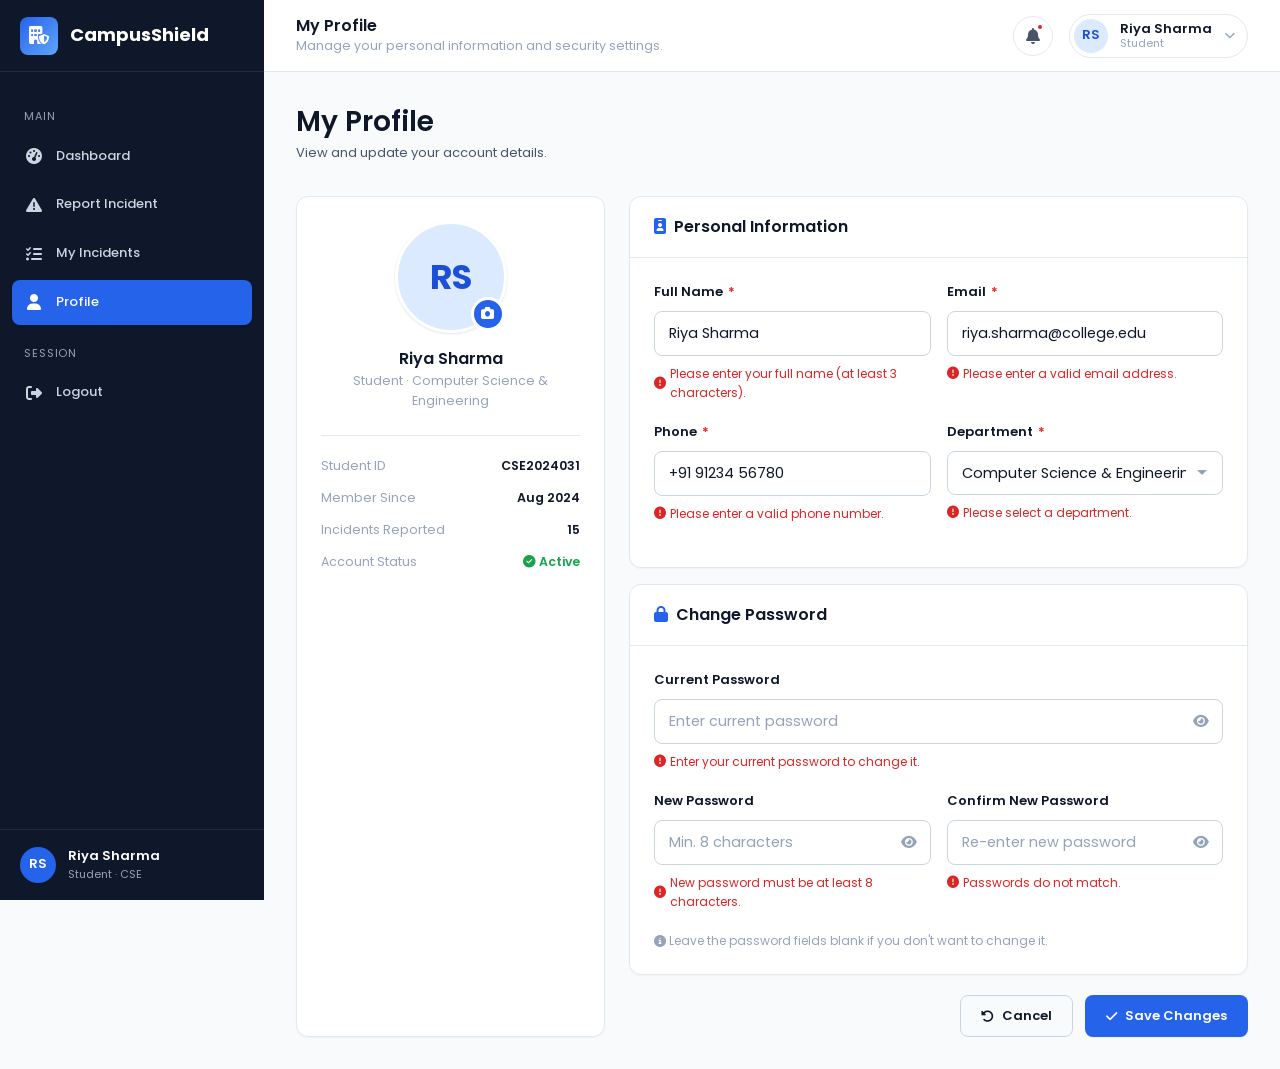
<file: profile.html>
<!DOCTYPE html>
<html lang="en">
<head>
<meta charset="UTF-8">
<meta name="viewport" content="width=device-width, initial-scale=1.0">
<title>My Profile | CampusShield</title>
<link rel="stylesheet" href="https://cdnjs.cloudflare.com/ajax/libs/font-awesome/6.5.1/css/all.min.css">
<link rel="stylesheet" href="style.css">
</head>
<body>

<div class="app-shell" id="appShell">

  <!-- ===================== SIDEBAR ===================== -->
  <aside class="sidebar" id="sidebar">
    <div class="sidebar-brand">
      <div class="brand-icon"><i class="fa-solid fa-building-shield"></i></div>
      <span class="brand-name">CampusShield</span>
    </div>

    <nav class="sidebar-nav">
      <div class="nav-section-title">Main</div>
      <a href="student-dashboard.html" class="nav-item">
        <i class="fa-solid fa-gauge-high"></i>
        <span class="nav-label">Dashboard</span>
      </a>
      <a href="report-incident.html" class="nav-item" id="reportIncidentLink">
        <i class="fa-solid fa-triangle-exclamation"></i>
        <span class="nav-label">Report Incident</span>
      </a>
      <a href="my-incidents.html" class="nav-item">
        <i class="fa-solid fa-list-check"></i>
        <span class="nav-label">My Incidents</span>
      </a>
      <a href="profile.html" class="nav-item active">
        <i class="fa-solid fa-user"></i>
        <span class="nav-label">Profile</span>
      </a>

      <div class="nav-section-title">Session</div>
      <a href="#" class="nav-item" id="logoutLink">
        <i class="fa-solid fa-right-from-bracket"></i>
        <span class="nav-label">Logout</span>
      </a>
    </nav>

    <div class="sidebar-footer">
      <div class="user-avatar" id="sidebarUserAvatar">RS</div>
      <div class="user-meta">
        <div class="user-name" id="sidebarUserName">Riya Sharma</div>
        <div class="user-role" id="sidebarUserRole">Student · CSE</div>
      </div>
    </div>
  </aside>

  <div class="mobile-nav-overlay" id="mobileOverlay"></div>

  <!-- ===================== NAVBAR ===================== -->
  <header class="navbar">
    <div class="navbar-left">
      <button class="mobile-menu-btn" id="mobileMenuBtn" aria-label="Open menu">
        <i class="fa-solid fa-bars"></i>
      </button>
      <div>
        <h2 style="font-size:16px;">My Profile</h2>
        <p class="text-muted" style="font-size:12.5px;">Manage your personal information and security settings.</p>
      </div>
    </div>

    <div class="navbar-right">
      <button class="navbar-icon-btn" id="notificationBtn" aria-label="Notifications">
        <i class="fa-solid fa-bell"></i>
        <span class="dot" id="notificationDot"></span>
      </button>

      <div class="navbar-profile">
        <div class="avatar-fallback" id="navbarUserAvatar">RS</div>
        <div class="user-meta" style="display:flex; flex-direction:column; line-height:1.2;">
          <span style="font-size:13px; font-weight:600;" id="navbarUserName">Riya Sharma</span>
          <span style="font-size:11px; color:var(--color-text-muted);">Student</span>
        </div>
        <i class="fa-solid fa-chevron-down" style="font-size:11px; color:var(--color-text-muted);"></i>
      </div>
    </div>
  </header>

  <!-- ===================== MAIN CONTENT ===================== -->
  <main class="main-content">

    <div class="page-header fade-in">
      <div>
        <h1>My Profile</h1>
        <p>View and update your account details.</p>
      </div>
    </div>

    <div class="profile-grid fade-in">

      <!-- ===================== PHOTO / SUMMARY CARD ===================== -->
      <section class="card profile-photo-card">
        <div class="card-body">
          <div class="profile-photo-wrap">
            <div class="profile-photo-circle" id="profilePhotoCircle">
              <span id="profilePhotoInitials">RS</span>
              <img id="profilePhotoImg" alt="Profile photo">
            </div>
            <label class="profile-photo-camera-btn" title="Change photo" aria-label="Change photo">
              <i class="fa-solid fa-camera"></i>
              <input type="file" id="profilePhotoInput" accept="image/*">
            </label>
          </div>

          <h3 id="profileDisplayName">Riya Sharma</h3>
          <div class="profile-role" id="profileDisplayRole">Student · Computer Science &amp; Engineering</div>
          <button type="button" class="profile-remove-btn" id="removePhotoBtn" style="display:none;">
            <i class="fa-solid fa-trash-can"></i> Remove photo
          </button>

          <div class="profile-quick-stats">
            <div class="stat-row">
              <span>Student ID</span>
              <span>CSE2024031</span>
            </div>
            <div class="stat-row">
              <span>Member Since</span>
              <span>Aug 2024</span>
            </div>
            <div class="stat-row">
              <span>Incidents Reported</span>
              <span>15</span>
            </div>
            <div class="stat-row">
              <span>Account Status</span>
              <span style="color:var(--color-success);"><i class="fa-solid fa-circle-check"></i> Active</span>
            </div>
          </div>
        </div>
      </section>

      <!-- ===================== RIGHT COLUMN ===================== -->
      <div class="flex flex-col gap-4">

        <!-- Personal Information -->
        <section class="card">
          <div class="card-header">
            <h3><i class="fa-solid fa-id-badge" style="color:var(--color-primary); margin-right:8px;"></i>Personal Information</h3>
          </div>
          <div class="card-body">
            <form id="personalInfoForm" novalidate>
              <div class="form-row">
                <div class="form-group">
                  <label class="form-label" for="profileName">Full Name <span class="required">*</span></label>
                  <input type="text" id="profileName" class="form-control" value="Riya Sharma">
                  <div class="form-error"><i class="fa-solid fa-circle-exclamation"></i><span>Please enter your full name (at least 3 characters).</span></div>
                </div>

                <div class="form-group">
                  <label class="form-label" for="profileEmail">Email <span class="required">*</span></label>
                  <input type="email" id="profileEmail" class="form-control" value="riya.sharma@college.edu">
                  <div class="form-error"><i class="fa-solid fa-circle-exclamation"></i><span>Please enter a valid email address.</span></div>
                </div>
              </div>

              <div class="form-row">
                <div class="form-group">
                  <label class="form-label" for="profilePhone">Phone <span class="required">*</span></label>
                  <input type="tel" id="profilePhone" class="form-control" value="+91 91234 56780">
                  <div class="form-error"><i class="fa-solid fa-circle-exclamation"></i><span>Please enter a valid phone number.</span></div>
                </div>

                <div class="form-group">
                  <label class="form-label" for="profileDepartment">Department <span class="required">*</span></label>
                  <select id="profileDepartment" class="form-control">
                    <option value="Computer Science & Engineering" selected>Computer Science &amp; Engineering</option>
                    <option value="Electronics & Communication">Electronics &amp; Communication</option>
                    <option value="Mechanical Engineering">Mechanical Engineering</option>
                    <option value="Civil Engineering">Civil Engineering</option>
                    <option value="Information Technology">Information Technology</option>
                    <option value="Business Administration">Business Administration</option>
                    <option value="Other">Other</option>
                  </select>
                  <div class="form-error"><i class="fa-solid fa-circle-exclamation"></i><span>Please select a department.</span></div>
                </div>
              </div>
            </form>
          </div>
        </section>

        <!-- Change Password -->
        <section class="card">
          <div class="card-header">
            <h3><i class="fa-solid fa-lock" style="color:var(--color-primary); margin-right:8px;"></i>Change Password</h3>
          </div>
          <div class="card-body">
            <form id="passwordForm" novalidate>
              <div class="form-group">
                <label class="form-label" for="currentPassword">Current Password</label>
                <div class="password-input-wrap">
                  <input type="password" id="currentPassword" class="form-control" placeholder="Enter current password">
                  <button type="button" class="password-toggle-btn" data-target="currentPassword" aria-label="Show password"><i class="fa-solid fa-eye"></i></button>
                </div>
                <div class="form-error"><i class="fa-solid fa-circle-exclamation"></i><span>Enter your current password to change it.</span></div>
              </div>

              <div class="form-row">
                <div class="form-group">
                  <label class="form-label" for="newPassword">New Password</label>
                  <div class="password-input-wrap">
                    <input type="password" id="newPassword" class="form-control" placeholder="Min. 8 characters">
                    <button type="button" class="password-toggle-btn" data-target="newPassword" aria-label="Show password"><i class="fa-solid fa-eye"></i></button>
                  </div>
                  <div class="form-error"><i class="fa-solid fa-circle-exclamation"></i><span>New password must be at least 8 characters.</span></div>
                </div>

                <div class="form-group">
                  <label class="form-label" for="confirmPassword">Confirm New Password</label>
                  <div class="password-input-wrap">
                    <input type="password" id="confirmPassword" class="form-control" placeholder="Re-enter new password">
                    <button type="button" class="password-toggle-btn" data-target="confirmPassword" aria-label="Show password"><i class="fa-solid fa-eye"></i></button>
                  </div>
                  <div class="form-error"><i class="fa-solid fa-circle-exclamation"></i><span>Passwords do not match.</span></div>
                </div>
              </div>

              <p class="form-hint"><i class="fa-solid fa-circle-info"></i> Leave the password fields blank if you don't want to change it.</p>
            </form>
          </div>
        </section>

        <!-- Actions -->
        <div class="profile-actions-row">
          <button type="button" class="btn btn-outline" id="cancelProfileBtn">
            <i class="fa-solid fa-rotate-left"></i> Cancel
          </button>
          <button type="button" class="btn btn-primary" id="saveProfileBtn">
            <i class="fa-solid fa-check"></i> Save Changes
          </button>
        </div>

      </div>

    </div>

  </main>

  <!-- ===================== MOBILE BOTTOM NAV ===================== -->
  <nav class="bottom-nav">
    <a href="student-dashboard.html" class="bottom-nav-item">
      <i class="fa-solid fa-gauge-high"></i> Dashboard
    </a>
    <a href="report-incident.html" class="bottom-nav-item">
      <i class="fa-solid fa-triangle-exclamation"></i> Report
    </a>
    <a href="my-incidents.html" class="bottom-nav-item">
      <i class="fa-solid fa-list-check"></i> Incidents
    </a>
    <a href="profile.html" class="bottom-nav-item active">
      <i class="fa-solid fa-user"></i> Profile
    </a>
  </nav>

</div>

<div class="toast-stack" id="toastStack"></div>

<script src="script.js"></script>
</body>
</html>
</file>
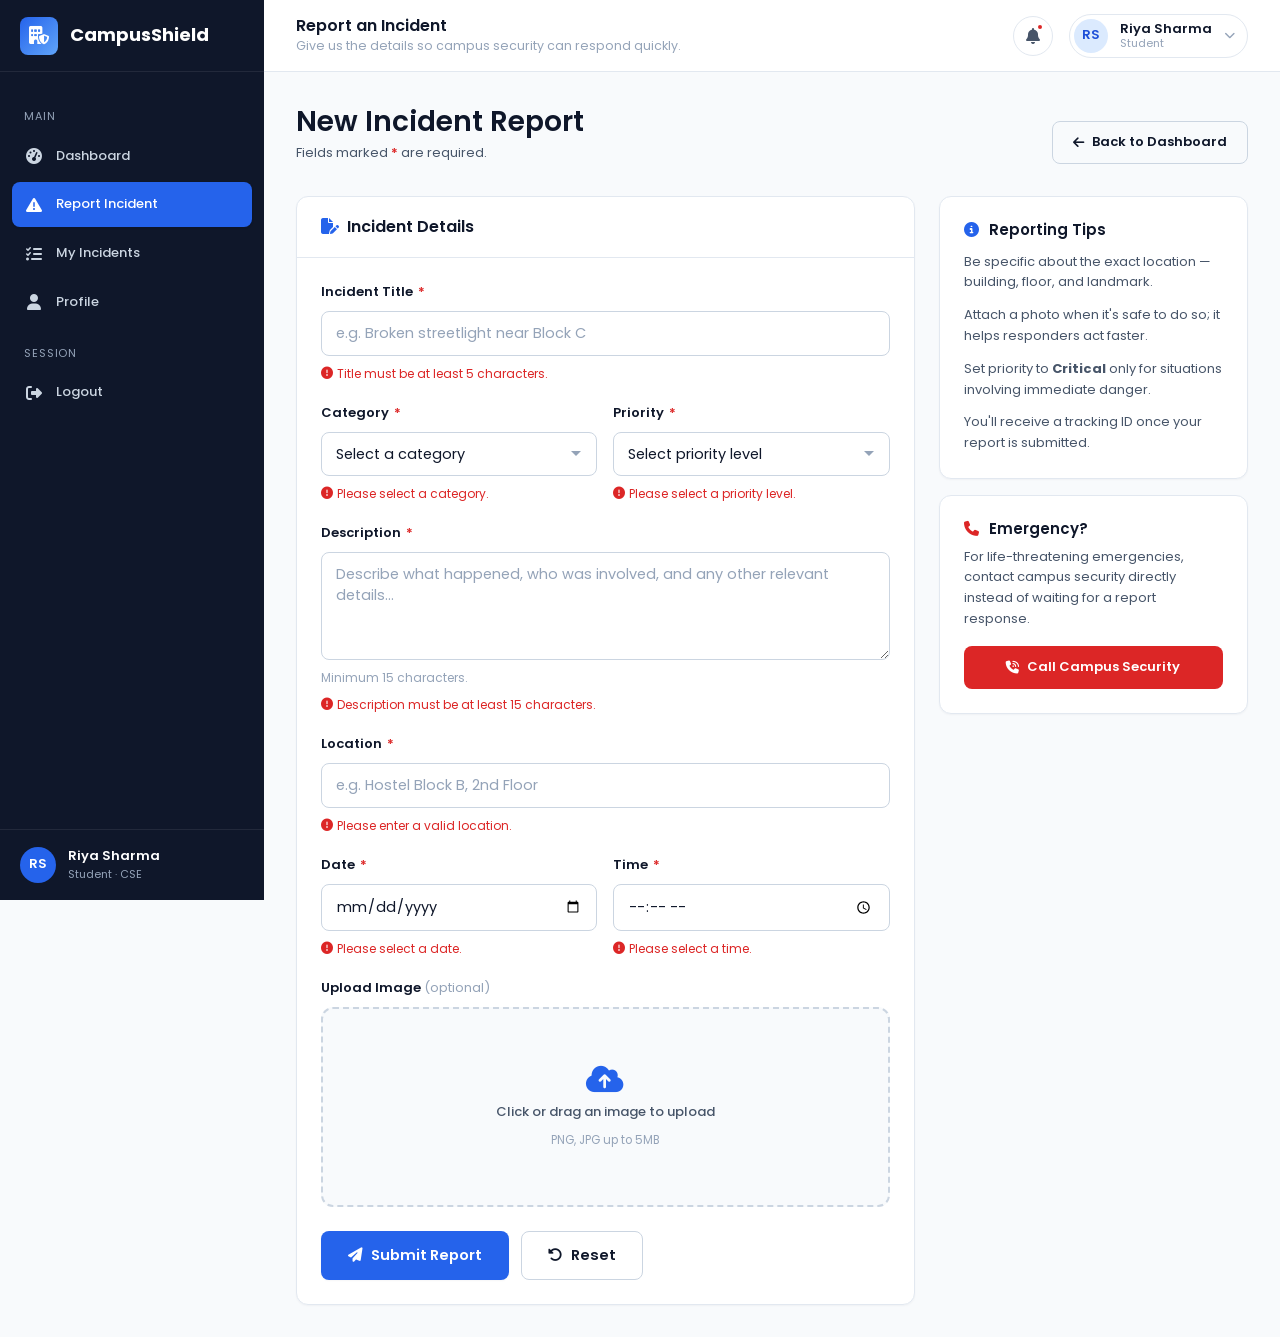
<file: report-incident.html>
<!DOCTYPE html>
<html lang="en">
<head>
<meta charset="UTF-8">
<meta name="viewport" content="width=device-width, initial-scale=1.0">
<title>Report Incident | CampusShield</title>
<link rel="stylesheet" href="https://cdnjs.cloudflare.com/ajax/libs/font-awesome/6.5.1/css/all.min.css">
<link rel="stylesheet" href="style.css">
</head>
<body>

<div class="app-shell" id="appShell">

  <!-- ===================== SIDEBAR ===================== -->
  <aside class="sidebar" id="sidebar">
    <div class="sidebar-brand">
      <div class="brand-icon"><i class="fa-solid fa-building-shield"></i></div>
      <span class="brand-name">CampusShield</span>
    </div>

    <nav class="sidebar-nav">
      <div class="nav-section-title">Main</div>
      <a href="student-dashboard.html" class="nav-item">
        <i class="fa-solid fa-gauge-high"></i>
        <span class="nav-label">Dashboard</span>
      </a>
      <a href="report-incident.html" class="nav-item active" id="reportIncidentLink">
        <i class="fa-solid fa-triangle-exclamation"></i>
        <span class="nav-label">Report Incident</span>
      </a>
      <a href="#" class="nav-item">
        <i class="fa-solid fa-list-check"></i>
        <span class="nav-label">My Incidents</span>
      </a>
      <a href="profile.html" class="nav-item">
        <i class="fa-solid fa-user"></i>
        <span class="nav-label">Profile</span>
      </a>

      <div class="nav-section-title">Session</div>
      <a href="#" class="nav-item" id="logoutLink">
        <i class="fa-solid fa-right-from-bracket"></i>
        <span class="nav-label">Logout</span>
      </a>
    </nav>

    <div class="sidebar-footer">
      <div class="user-avatar">RS</div>
      <div class="user-meta">
        <div class="user-name">Riya Sharma</div>
        <div class="user-role">Student · CSE</div>
      </div>
    </div>
  </aside>

  <div class="mobile-nav-overlay" id="mobileOverlay"></div>

  <!-- ===================== NAVBAR ===================== -->
  <header class="navbar">
    <div class="navbar-left">
      <button class="mobile-menu-btn" id="mobileMenuBtn" aria-label="Open menu">
        <i class="fa-solid fa-bars"></i>
      </button>
      <div>
        <h2 style="font-size:16px;">Report an Incident</h2>
        <p class="text-muted" style="font-size:12.5px;">Give us the details so campus security can respond quickly.</p>
      </div>
    </div>

    <div class="navbar-right">
      <button class="navbar-icon-btn" id="notificationBtn" aria-label="Notifications">
        <i class="fa-solid fa-bell"></i>
        <span class="dot" id="notificationDot"></span>
      </button>

      <div class="navbar-profile">
        <div class="avatar-fallback">RS</div>
        <div class="user-meta" style="display:flex; flex-direction:column; line-height:1.2;">
          <span style="font-size:13px; font-weight:600;">Riya Sharma</span>
          <span style="font-size:11px; color:var(--color-text-muted);">Student</span>
        </div>
        <i class="fa-solid fa-chevron-down" style="font-size:11px; color:var(--color-text-muted);"></i>
      </div>
    </div>
  </header>

  <!-- ===================== MAIN CONTENT ===================== -->
  <main class="main-content">

    <div class="page-header fade-in">
      <div>
        <h1>New Incident Report</h1>
        <p>Fields marked <span style="color:var(--color-danger); font-weight:600;">*</span> are required.</p>
      </div>
      <a href="student-dashboard.html" class="btn btn-outline">
        <i class="fa-solid fa-arrow-left"></i> Back to Dashboard
      </a>
    </div>

    <div class="dashboard-grid fade-in">

      <!-- ===================== FORM CARD ===================== -->
      <section class="card">
        <div class="card-header">
          <h3><i class="fa-solid fa-file-pen" style="color:var(--color-primary); margin-right:8px;"></i>Incident Details</h3>
        </div>

        <div class="card-body">
          <form id="incidentForm" novalidate>

            <!-- Title -->
            <div class="form-group">
              <label class="form-label" for="incidentTitle">Incident Title <span class="required">*</span></label>
              <input type="text" id="incidentTitle" class="form-control" placeholder="e.g. Broken streetlight near Block C" maxlength="100">
              <div class="form-error"><i class="fa-solid fa-circle-exclamation"></i><span>Title must be at least 5 characters.</span></div>
            </div>

            <div class="form-row">
              <!-- Category -->
              <div class="form-group">
                <label class="form-label" for="incidentCategory">Category <span class="required">*</span></label>
                <select id="incidentCategory" class="form-control">
                  <option value="">Select a category</option>
                  <option value="Safety & Security">Safety &amp; Security</option>
                  <option value="Harassment">Harassment</option>
                  <option value="Theft">Theft</option>
                  <option value="Infrastructure">Infrastructure</option>
                  <option value="Fire & Electrical">Fire &amp; Electrical</option>
                  <option value="Health & Medical">Health &amp; Medical</option>
                  <option value="Other">Other</option>
                </select>
                <div class="form-error"><i class="fa-solid fa-circle-exclamation"></i><span>Please select a category.</span></div>
              </div>

              <!-- Priority -->
              <div class="form-group">
                <label class="form-label" for="incidentPriority">Priority <span class="required">*</span></label>
                <select id="incidentPriority" class="form-control">
                  <option value="">Select priority level</option>
                  <option value="Low">Low</option>
                  <option value="Medium">Medium</option>
                  <option value="High">High</option>
                  <option value="Critical">Critical</option>
                </select>
                <div class="form-error"><i class="fa-solid fa-circle-exclamation"></i><span>Please select a priority level.</span></div>
              </div>
            </div>

            <!-- Description -->
            <div class="form-group">
              <label class="form-label" for="incidentDescription">Description <span class="required">*</span></label>
              <textarea id="incidentDescription" class="form-control" rows="4" placeholder="Describe what happened, who was involved, and any other relevant details..." maxlength="600"></textarea>
              <div class="form-hint">Minimum 15 characters.</div>
              <div class="form-error"><i class="fa-solid fa-circle-exclamation"></i><span>Description must be at least 15 characters.</span></div>
            </div>

            <!-- Location -->
            <div class="form-group">
              <label class="form-label" for="incidentLocation">Location <span class="required">*</span></label>
              <input type="text" id="incidentLocation" class="form-control" placeholder="e.g. Hostel Block B, 2nd Floor">
              <div class="form-error"><i class="fa-solid fa-circle-exclamation"></i><span>Please enter a valid location.</span></div>
            </div>

            <div class="form-row">
              <!-- Date -->
              <div class="form-group">
                <label class="form-label" for="incidentDate">Date <span class="required">*</span></label>
                <input type="date" id="incidentDate" class="form-control">
                <div class="form-error"><i class="fa-solid fa-circle-exclamation"></i><span>Please select a date.</span></div>
              </div>

              <!-- Time -->
              <div class="form-group">
                <label class="form-label" for="incidentTime">Time <span class="required">*</span></label>
                <input type="time" id="incidentTime" class="form-control">
                <div class="form-error"><i class="fa-solid fa-circle-exclamation"></i><span>Please select a time.</span></div>
              </div>
            </div>

            <!-- Image Upload -->
            <div class="form-group">
              <label class="form-label" for="incidentImage">Upload Image <span class="text-muted" style="font-weight:400;">(optional)</span></label>
              <div class="upload-box" id="imagePreviewWrap">
                <input type="file" id="incidentImage" accept="image/*">
                <div class="upload-placeholder" id="imagePlaceholder">
                  <i class="fa-solid fa-cloud-arrow-up"></i>
                  <span>Click or drag an image to upload</span>
                  <small>PNG, JPG up to 5MB</small>
                </div>
                <img id="imagePreview" class="upload-preview" alt="Incident preview">
                <button type="button" class="remove-image-btn" id="removeImageBtn" aria-label="Remove image">
                  <i class="fa-solid fa-xmark"></i>
                </button>
              </div>
            </div>

            <!-- Actions -->
            <div class="flex gap-3" style="margin-top:var(--space-6); flex-wrap:wrap;">
              <button type="submit" class="btn btn-primary btn-lg" id="submitIncidentBtn">
                <i class="fa-solid fa-paper-plane"></i> Submit Report
              </button>
              <button type="reset" class="btn btn-outline btn-lg" id="resetFormBtn">
                <i class="fa-solid fa-rotate-left"></i> Reset
              </button>
            </div>
          </form>
        </div>
      </section>

      <!-- ===================== SIDE INFO CARD ===================== -->
      <aside class="flex flex-col gap-4">
        <div class="card">
          <div class="card-body">
            <h3 style="font-size:15px; margin-bottom:var(--space-3);">
              <i class="fa-solid fa-circle-info" style="color:var(--color-primary); margin-right:6px;"></i>
              Reporting Tips
            </h3>
            <ul style="display:flex; flex-direction:column; gap:var(--space-3); font-size:13px; color:var(--color-text-secondary);">
              <li>Be specific about the exact location — building, floor, and landmark.</li>
              <li>Attach a photo when it's safe to do so; it helps responders act faster.</li>
              <li>Set priority to <strong>Critical</strong> only for situations involving immediate danger.</li>
              <li>You'll receive a tracking ID once your report is submitted.</li>
            </ul>
          </div>
        </div>

        <div class="card">
          <div class="card-body">
            <h3 style="font-size:15px; margin-bottom:var(--space-2);">
              <i class="fa-solid fa-phone" style="color:var(--color-danger); margin-right:6px;"></i>
              Emergency?
            </h3>
            <p style="font-size:13px; color:var(--color-text-secondary); margin-bottom:var(--space-4);">
              For life-threatening emergencies, contact campus security directly instead of waiting for a report response.
            </p>
            <a href="tel:+911234567890" class="btn btn-danger btn-block">
              <i class="fa-solid fa-phone-volume"></i> Call Campus Security
            </a>
          </div>
        </div>
      </aside>

    </div>
  </main>

  <!-- ===================== MOBILE BOTTOM NAV ===================== -->
  <nav class="bottom-nav">
    <a href="student-dashboard.html" class="bottom-nav-item">
      <i class="fa-solid fa-gauge-high"></i> Dashboard
    </a>
    <a href="report-incident.html" class="bottom-nav-item active">
      <i class="fa-solid fa-triangle-exclamation"></i> Report
    </a>
    <a href="#" class="bottom-nav-item">
      <i class="fa-solid fa-list-check"></i> Incidents
    </a>
    <a href="profile.html" class="bottom-nav-item">
      <i class="fa-solid fa-user"></i> Profile
    </a>
  </nav>

</div>

<!-- ===================== SUCCESS POPUP MODAL ===================== -->
<div class="modal-overlay" id="successModal">
  <div class="modal" style="max-width:420px; text-align:center;">
    <div class="modal-body" style="padding-top:var(--space-8);">
      <div style="width:64px; height:64px; border-radius:50%; background:var(--color-success-light); display:flex; align-items:center; justify-content:center; margin:0 auto var(--space-5);">
        <i class="fa-solid fa-check" style="font-size:26px; color:var(--color-success);"></i>
      </div>
      <h3 style="font-size:19px; margin-bottom:var(--space-2);">Report Submitted Successfully</h3>
      <p style="font-size:13.5px; color:var(--color-text-secondary); margin-bottom:var(--space-2);">
        Your incident has been logged and assigned tracking ID:
      </p>
      <p style="font-size:18px; font-weight:700; color:var(--color-primary); margin-bottom:var(--space-6);" id="successIncidentId">INC-0000</p>
      <button class="btn btn-primary btn-block" id="successModalOkBtn">
        Go to Dashboard
      </button>
      <button class="btn btn-ghost btn-block" id="closeSuccessModal" style="margin-top:var(--space-2);">
        Close
      </button>
    </div>
  </div>
</div>

<div class="toast-stack" id="toastStack"></div>

<script src="script.js"></script>
</body>
</html>
</file>
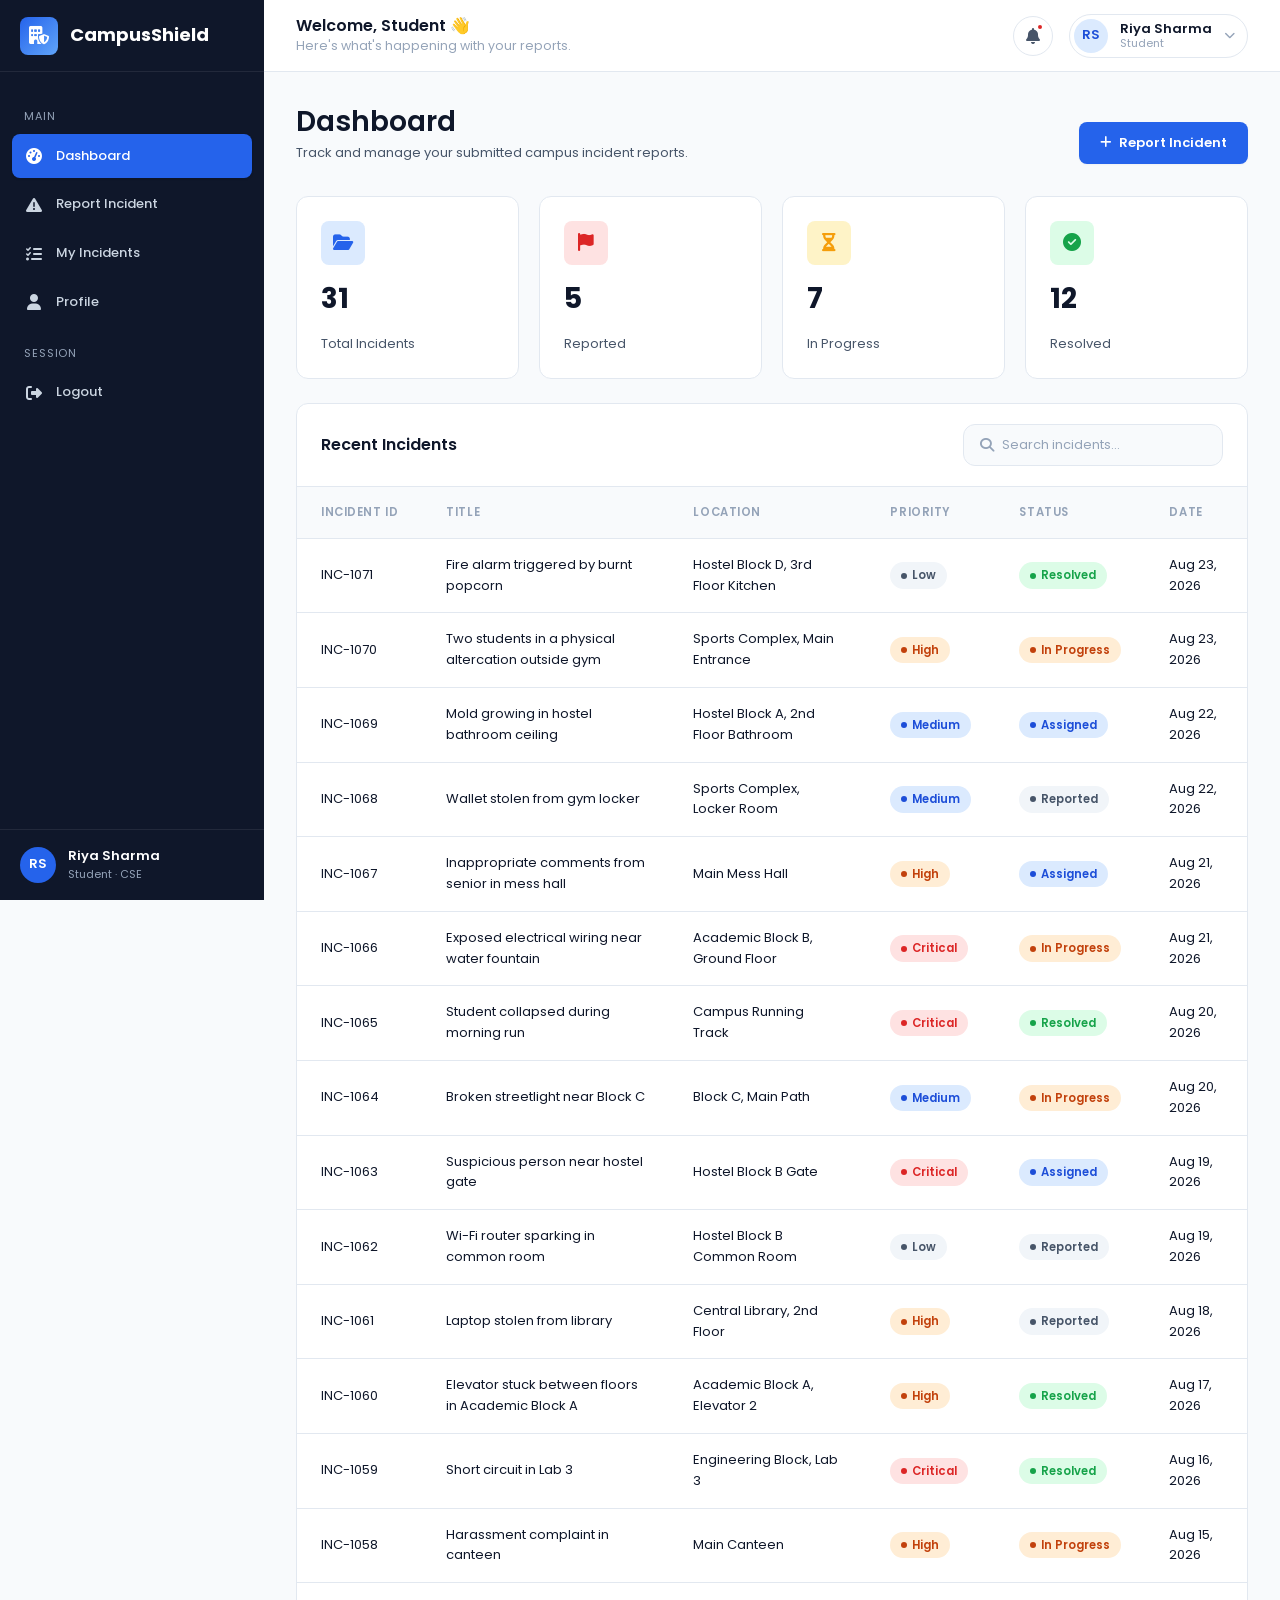
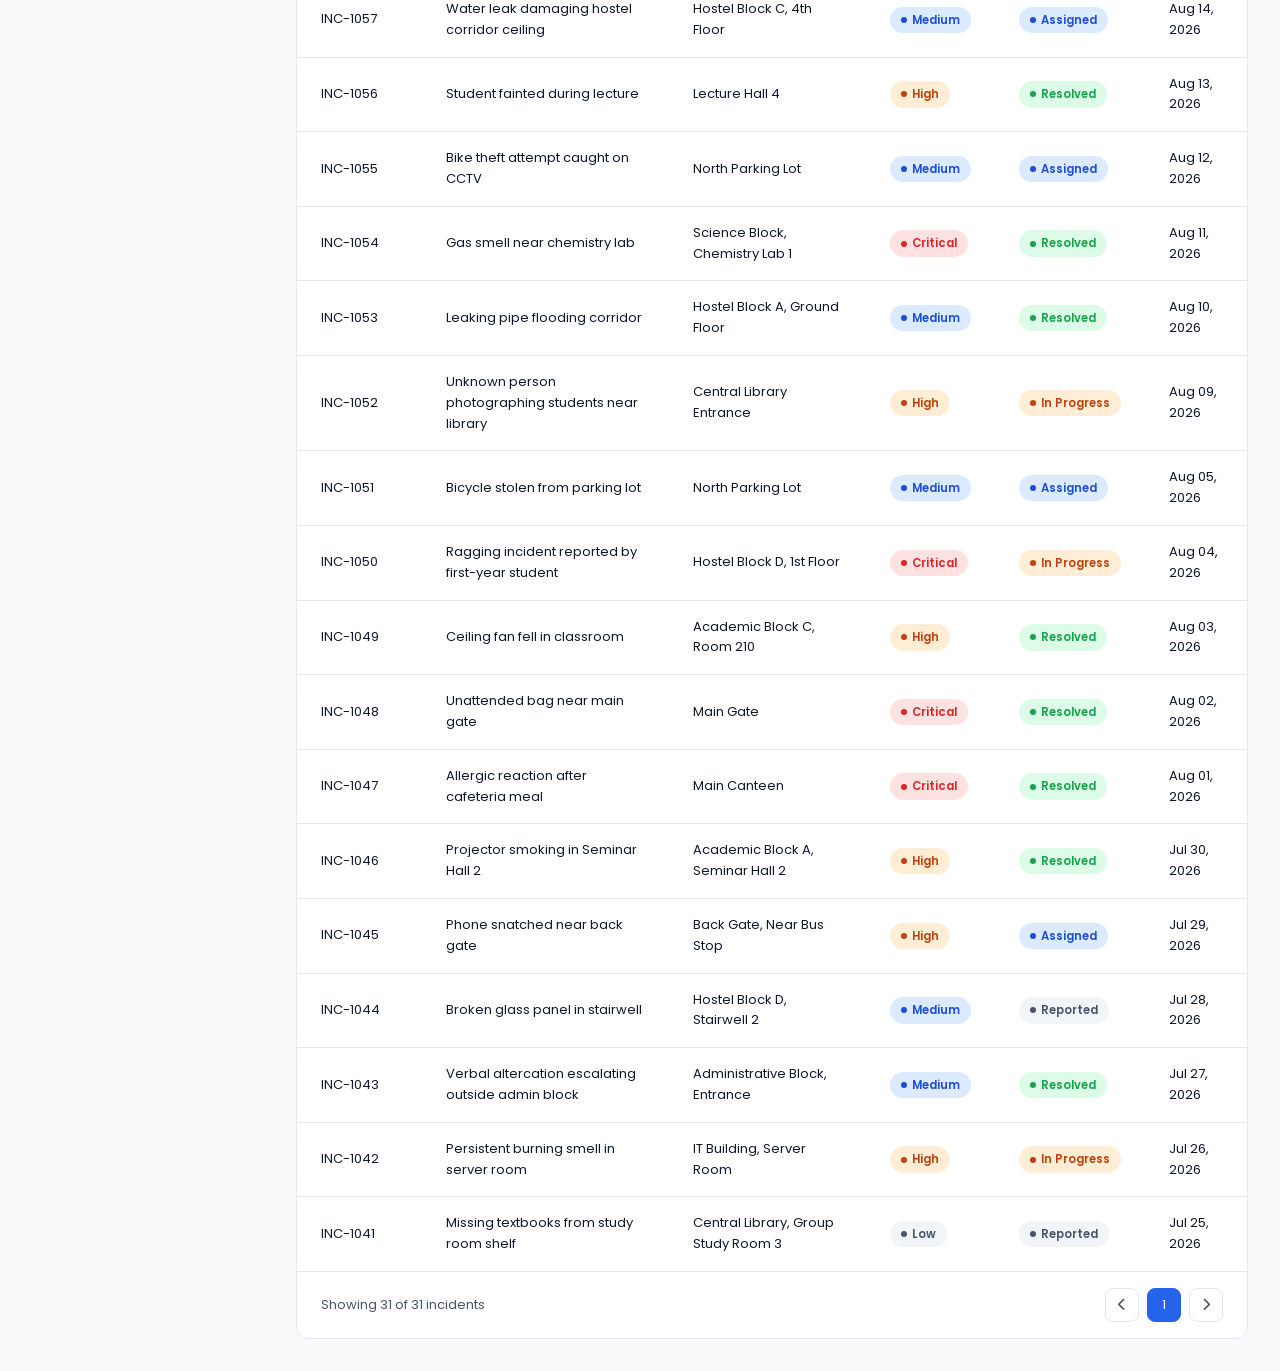
<file: student-dashboard.html>
<!DOCTYPE html>
<html lang="en">
<head>
<meta charset="UTF-8">
<meta name="viewport" content="width=device-width, initial-scale=1.0">
<title>Student Dashboard | CampusShield</title>
<link rel="stylesheet" href="https://cdnjs.cloudflare.com/ajax/libs/font-awesome/6.5.1/css/all.min.css">
<link rel="stylesheet" href="style.css">
</head>
<body>

<div class="app-shell" id="appShell">

  <!-- ===================== SIDEBAR ===================== -->
  <aside class="sidebar" id="sidebar">
    <div class="sidebar-brand">
      <div class="brand-icon"><i class="fa-solid fa-building-shield"></i></div>
      <span class="brand-name">CampusShield</span>
    </div>

    <nav class="sidebar-nav">
      <div class="nav-section-title">Main</div>
      <a href="student-dashboard.html" class="nav-item active">
        <i class="fa-solid fa-gauge-high"></i>
        <span class="nav-label">Dashboard</span>
      </a>
      <a href="#" class="nav-item" id="reportIncidentLink">
        <i class="fa-solid fa-triangle-exclamation"></i>
        <span class="nav-label">Report Incident</span>
      </a>
      <a href="#" class="nav-item">
        <i class="fa-solid fa-list-check"></i>
        <span class="nav-label">My Incidents</span>
      </a>
      <a href="profile.html" class="nav-item">
        <i class="fa-solid fa-user"></i>
        <span class="nav-label">Profile</span>
      </a>

      <div class="nav-section-title">Session</div>
      <a href="#" class="nav-item" id="logoutLink">
        <i class="fa-solid fa-right-from-bracket"></i>
        <span class="nav-label">Logout</span>
      </a>
    </nav>

    <div class="sidebar-footer">
      <div class="user-avatar">RS</div>
      <div class="user-meta">
        <div class="user-name">Riya Sharma</div>
        <div class="user-role">Student · CSE</div>
      </div>
    </div>
  </aside>

  <!-- ===================== MOBILE OVERLAY ===================== -->
  <div class="mobile-nav-overlay" id="mobileOverlay"></div>

  <!-- ===================== NAVBAR ===================== -->
  <header class="navbar">
    <div class="navbar-left">
      <button class="mobile-menu-btn" id="mobileMenuBtn" aria-label="Open menu">
        <i class="fa-solid fa-bars"></i>
      </button>
      <div>
        <h2 style="font-size:16px;">Welcome, Student 👋</h2>
        <p class="text-muted" style="font-size:12.5px;">Here's what's happening with your reports.</p>
      </div>
    </div>

    <div class="navbar-right">
      <button class="navbar-icon-btn" id="notificationBtn" aria-label="Notifications">
        <i class="fa-solid fa-bell"></i>
        <span class="dot" id="notificationDot"></span>
      </button>

      <div class="navbar-profile">
        <div class="avatar-fallback">RS</div>
        <div class="user-meta" style="display:flex; flex-direction:column; line-height:1.2;">
          <span style="font-size:13px; font-weight:600;">Riya Sharma</span>
          <span style="font-size:11px; color:var(--color-text-muted);">Student</span>
        </div>
        <i class="fa-solid fa-chevron-down" style="font-size:11px; color:var(--color-text-muted);"></i>
      </div>
    </div>
  </header>

  <!-- ===================== MAIN CONTENT ===================== -->
  <main class="main-content">

    <div class="page-header fade-in">
      <div>
        <h1>Dashboard</h1>
        <p>Track and manage your submitted campus incident reports.</p>
      </div>
      <button class="btn btn-primary" id="newIncidentBtn">
        <i class="fa-solid fa-plus"></i> Report Incident
      </button>
    </div>

    <!-- ===================== STAT CARDS ===================== -->
    <section class="stats-grid fade-in" id="statsGrid">
      <div class="stat-card primary">
        <div class="stat-icon"><i class="fa-solid fa-folder-open"></i></div>
        <div class="stat-value" id="statTotal">0</div>
        <div class="stat-label">Total Incidents</div>
      </div>

      <div class="stat-card danger">
        <div class="stat-icon"><i class="fa-solid fa-flag"></i></div>
        <div class="stat-value" id="statReported">0</div>
        <div class="stat-label">Reported</div>
      </div>

      <div class="stat-card warning">
        <div class="stat-icon"><i class="fa-solid fa-hourglass-half"></i></div>
        <div class="stat-value" id="statInProgress">0</div>
        <div class="stat-label">In Progress</div>
      </div>

      <div class="stat-card success">
        <div class="stat-icon"><i class="fa-solid fa-circle-check"></i></div>
        <div class="stat-value" id="statResolved">0</div>
        <div class="stat-label">Resolved</div>
      </div>
    </section>

    <!-- ===================== RECENT INCIDENTS TABLE ===================== -->
    <section class="table-wrapper fade-in">
      <div class="table-toolbar">
        <h3 style="font-size:16px; font-weight:600;">Recent Incidents</h3>

        <div class="search-box" style="max-width:260px;">
          <i class="fa-solid fa-magnifying-glass"></i>
          <input type="text" id="searchInput" placeholder="Search incidents...">
        </div>
      </div>

      <div class="table-scroll">
        <table class="data-table">
          <thead>
            <tr>
              <th>Incident ID</th>
              <th>Title</th>
              <th>Location</th>
              <th>Priority</th>
              <th>Status</th>
              <th>Date</th>
            </tr>
          </thead>
          <tbody id="incidentsTableBody">
            <!-- Rows injected by script.js -->
          </tbody>
        </table>
      </div>

      <div class="pagination">
        <span id="tableSummary">Showing 0 of 0 incidents</span>
        <div class="pagination-controls">
          <button class="page-btn"><i class="fa-solid fa-chevron-left"></i></button>
          <button class="page-btn active">1</button>
          <button class="page-btn"><i class="fa-solid fa-chevron-right"></i></button>
        </div>
      </div>
    </section>

  </main>

  <!-- ===================== MOBILE BOTTOM NAV ===================== -->
  <nav class="bottom-nav">
    <a href="student-dashboard.html" class="bottom-nav-item active">
      <i class="fa-solid fa-gauge-high"></i> Dashboard
    </a>
    <a href="#" class="bottom-nav-item">
      <i class="fa-solid fa-triangle-exclamation"></i> Report
    </a>
    <a href="#" class="bottom-nav-item">
      <i class="fa-solid fa-list-check"></i> Incidents
    </a>
    <a href="profile.html" class="bottom-nav-item">
      <i class="fa-solid fa-user"></i> Profile
    </a>
  </nav>

</div>

<!-- ===================== TOAST STACK ===================== -->
<div class="toast-stack" id="toastStack"></div>

<script src="script.js"></script>
</body>
</html>
</file>
<file: style.css>
/* =========================================================================
   CampusShield — Dashboard Stylesheet
   College Incident Reporting & Management System
   ========================================================================= */

@import url('https://fonts.googleapis.com/css2?family=Poppins:wght@300;400;500;600;700;800&display=swap');

/* =========================================================================
   1. CSS VARIABLES / DESIGN TOKENS
   ========================================================================= */
:root{
  /* Brand palette */
  --color-primary:#2563EB;
  --color-primary-dark:#1D4ED8;
  --color-primary-light:#DBEAFE;
  --color-primary-50:#EFF6FF;

  --color-success:#16A34A;
  --color-success-light:#DCFCE7;

  --color-warning:#F59E0B;
  --color-warning-light:#FEF3C7;

  --color-danger:#DC2626;
  --color-danger-light:#FEE2E2;

  --color-info:#0EA5E9;
  --color-info-light:#E0F2FE;

  /* Neutrals */
  --color-bg:#F8FAFC;
  --color-surface:#FFFFFF;
  --color-border:#E2E8F0;
  --color-border-strong:#CBD5E1;

  --color-text-primary:#0F172A;
  --color-text-secondary:#475569;
  --color-text-muted:#94A3B8;
  --color-text-inverse:#FFFFFF;

  --sidebar-bg:#0F172A;
  --sidebar-bg-hover:#1E293B;
  --sidebar-text:#CBD5E1;
  --sidebar-text-active:#FFFFFF;
  --sidebar-width:264px;
  --sidebar-width-collapsed:80px;

  --navbar-height:72px;

  /* Radius */
  --radius-sm:8px;
  --radius-md:12px;
  --radius-lg:16px;
  --radius-full:999px;

  /* Shadows */
  --shadow-xs:0 1px 2px rgba(15,23,42,0.04);
  --shadow-sm:0 1px 3px rgba(15,23,42,0.08), 0 1px 2px rgba(15,23,42,0.04);
  --shadow-md:0 4px 12px rgba(15,23,42,0.08);
  --shadow-lg:0 12px 32px rgba(15,23,42,0.12);
  --shadow-focus:0 0 0 4px rgba(37,99,235,0.15);

  /* Spacing scale */
  --space-1:4px;
  --space-2:8px;
  --space-3:12px;
  --space-4:16px;
  --space-5:20px;
  --space-6:24px;
  --space-8:32px;
  --space-10:40px;
  --space-12:48px;
  --space-16:64px;

  /* Typography */
  --font-family:'Poppins', -apple-system, BlinkMacSystemFont, 'Segoe UI', sans-serif;
  --fs-xs:12px;
  --fs-sm:13px;
  --fs-base:14.5px;
  --fs-md:16px;
  --fs-lg:18px;
  --fs-xl:22px;
  --fs-2xl:28px;
  --fs-3xl:34px;

  /* Transitions */
  --transition-fast:0.15s ease;
  --transition-base:0.22s cubic-bezier(.4,0,.2,1);
  --transition-slow:0.4s cubic-bezier(.4,0,.2,1);

  /* Z-index scale */
  --z-navbar:100;
  --z-sidebar:110;
  --z-overlay:150;
  --z-modal:200;
  --z-toast:250;
}

/* =========================================================================
   2. RESET & BASE
   ========================================================================= */
*,*::before,*::after{ box-sizing:border-box; margin:0; padding:0; }

html{ scroll-behavior:smooth; }

body{
  font-family:var(--font-family);
  font-size:var(--fs-base);
  color:var(--color-text-primary);
  background:var(--color-bg);
  line-height:1.6;
  -webkit-font-smoothing:antialiased;
  overflow-x:hidden;
}

img{ max-width:100%; display:block; }

a{ color:inherit; text-decoration:none; }

ul{ list-style:none; }

button{ font-family:inherit; cursor:pointer; }

input,select,textarea{ font-family:inherit; font-size:inherit; }

::selection{ background:var(--color-primary-light); color:var(--color-primary-dark); }

::-webkit-scrollbar{ width:8px; height:8px; }
::-webkit-scrollbar-track{ background:transparent; }
::-webkit-scrollbar-thumb{ background:var(--color-border-strong); border-radius:var(--radius-full); }
::-webkit-scrollbar-thumb:hover{ background:var(--color-text-muted); }

:focus-visible{ outline:2px solid var(--color-primary); outline-offset:2px; }

h1,h2,h3,h4,h5,h6{ font-weight:600; color:var(--color-text-primary); line-height:1.25; }

.text-muted{ color:var(--color-text-muted); }
.text-secondary{ color:var(--color-text-secondary); }

/* =========================================================================
   3. APP SHELL / LAYOUT GRID
   ========================================================================= */
.app-shell{
  display:grid;
  grid-template-columns:var(--sidebar-width) 1fr;
  grid-template-rows:var(--navbar-height) 1fr;
  grid-template-areas:
    "sidebar navbar"
    "sidebar main";
  min-height:100vh;
  transition:grid-template-columns var(--transition-slow);
}

.app-shell.sidebar-collapsed{
  grid-template-columns:var(--sidebar-width-collapsed) 1fr;
}

.main-content{
  grid-area:main;
  padding:var(--space-8);
  display:flex;
  flex-direction:column;
  gap:var(--space-6);
  max-width:100%;
  overflow-x:hidden;
}

.page-header{
  display:flex;
  align-items:flex-end;
  justify-content:space-between;
  flex-wrap:wrap;
  gap:var(--space-4);
  margin-bottom:var(--space-2);
}

.page-header h1{ font-size:var(--fs-2xl); }
.page-header p{ color:var(--color-text-secondary); font-size:var(--fs-sm); margin-top:var(--space-1); }

/* =========================================================================
   4. SIDEBAR
   ========================================================================= */
.sidebar{
  grid-area:sidebar;
  position:fixed;
  top:0; left:0; bottom:0;
  width:var(--sidebar-width);
  background:var(--sidebar-bg);
  color:var(--sidebar-text);
  display:flex;
  flex-direction:column;
  z-index:var(--z-sidebar);
  transition:width var(--transition-slow), transform var(--transition-slow);
  overflow-x:hidden;
}

.app-shell.sidebar-collapsed .sidebar{ width:var(--sidebar-width-collapsed); }

.sidebar-brand{
  display:flex;
  align-items:center;
  gap:var(--space-3);
  height:var(--navbar-height);
  padding:0 var(--space-5);
  border-bottom:1px solid rgba(255,255,255,0.08);
  flex-shrink:0;
}

.sidebar-brand .brand-icon{
  width:38px; height:38px;
  border-radius:var(--radius-sm);
  background:linear-gradient(135deg, var(--color-primary), #60A5FA);
  display:flex; align-items:center; justify-content:center;
  color:#fff; font-size:18px; flex-shrink:0;
}

.sidebar-brand .brand-name{
  font-size:var(--fs-lg);
  font-weight:700;
  color:#fff;
  white-space:nowrap;
  opacity:1;
  transition:opacity var(--transition-fast);
}

.app-shell.sidebar-collapsed .brand-name,
.app-shell.sidebar-collapsed .nav-label,
.app-shell.sidebar-collapsed .nav-section-title{ opacity:0; width:0; overflow:hidden; }

.sidebar-nav{
  flex:1;
  overflow-y:auto;
  padding:var(--space-5) var(--space-3);
}

.nav-section-title{
  font-size:11px;
  text-transform:uppercase;
  letter-spacing:.08em;
  color:var(--color-text-muted);
  padding:var(--space-4) var(--space-3) var(--space-2);
  white-space:nowrap;
}

.nav-item{
  display:flex;
  align-items:center;
  gap:var(--space-3);
  padding:var(--space-3) var(--space-3);
  border-radius:var(--radius-sm);
  color:var(--sidebar-text);
  font-size:var(--fs-sm);
  font-weight:500;
  margin-bottom:var(--space-1);
  transition:background var(--transition-fast), color var(--transition-fast), padding-left var(--transition-fast);
  white-space:nowrap;
  position:relative;
}

.nav-item i{ width:20px; text-align:center; font-size:16px; flex-shrink:0; }

.nav-item:hover{
  background:var(--sidebar-bg-hover);
  color:var(--sidebar-text-active);
  padding-left:var(--space-4);
}

.nav-item.active{
  background:var(--color-primary);
  color:#fff;
  box-shadow:var(--shadow-sm);
}

.nav-item .nav-badge{
  margin-left:auto;
  background:var(--color-danger);
  color:#fff;
  font-size:10px;
  font-weight:700;
  padding:2px 7px;
  border-radius:var(--radius-full);
}

.sidebar-footer{
  padding:var(--space-4) var(--space-5);
  border-top:1px solid rgba(255,255,255,0.08);
  display:flex;
  align-items:center;
  gap:var(--space-3);
  flex-shrink:0;
}

.sidebar-footer .user-avatar{
  width:36px; height:36px;
  border-radius:50%;
  background:var(--color-primary);
  display:flex; align-items:center; justify-content:center;
  font-weight:600; color:#fff; font-size:13px; flex-shrink:0;
}

.sidebar-footer .user-meta{ overflow:hidden; white-space:nowrap; }
.sidebar-footer .user-name{ color:#fff; font-size:var(--fs-sm); font-weight:600; }
.sidebar-footer .user-role{ font-size:11px; color:var(--color-text-muted); }

.sidebar-toggle{
  background:transparent;
  border:none;
  color:var(--sidebar-text);
  font-size:16px;
  padding:var(--space-2);
  border-radius:var(--radius-sm);
  transition:background var(--transition-fast);
}
.sidebar-toggle:hover{ background:var(--sidebar-bg-hover); color:#fff; }

/* =========================================================================
   5. NAVBAR / TOPBAR
   ========================================================================= */
.navbar{
  grid-area:navbar;
  position:sticky;
  top:0;
  height:var(--navbar-height);
  background:var(--color-surface);
  border-bottom:1px solid var(--color-border);
  display:flex;
  align-items:center;
  justify-content:space-between;
  padding:0 var(--space-8);
  gap:var(--space-4);
  z-index:var(--z-navbar);
}

.navbar-left{ display:flex; align-items:center; gap:var(--space-4); flex:1; }

.mobile-menu-btn{
  display:none;
  background:transparent;
  border:none;
  font-size:20px;
  color:var(--color-text-primary);
  padding:var(--space-2);
}

.navbar-right{ display:flex; align-items:center; gap:var(--space-4); }

.navbar-icon-btn{
  position:relative;
  width:40px; height:40px;
  border-radius:50%;
  border:1px solid var(--color-border);
  background:var(--color-surface);
  display:flex; align-items:center; justify-content:center;
  color:var(--color-text-secondary);
  font-size:16px;
  transition:all var(--transition-fast);
}

.navbar-icon-btn:hover{
  background:var(--color-primary-50);
  border-color:var(--color-primary);
  color:var(--color-primary);
  transform:translateY(-1px);
}

.navbar-icon-btn .dot{
  position:absolute;
  top:6px; right:8px;
  width:8px; height:8px;
  border-radius:50%;
  background:var(--color-danger);
  border:2px solid var(--color-surface);
}

.navbar-profile{
  display:flex;
  align-items:center;
  gap:var(--space-3);
  padding:var(--space-1) var(--space-3) var(--space-1) var(--space-1);
  border-radius:var(--radius-full);
  border:1px solid var(--color-border);
  transition:box-shadow var(--transition-fast);
  cursor:pointer;
}
.navbar-profile:hover{ box-shadow:var(--shadow-sm); }

.navbar-profile img,
.navbar-profile .avatar-fallback{
  width:34px; height:34px;
  border-radius:50%;
  object-fit:cover;
  background:var(--color-primary-light);
  color:var(--color-primary-dark);
  display:flex; align-items:center; justify-content:center;
  font-weight:600; font-size:13px;
}

/* =========================================================================
   6. SEARCH BOX
   ========================================================================= */
.search-box{
  display:flex;
  align-items:center;
  gap:var(--space-2);
  background:var(--color-bg);
  border:1px solid var(--color-border);
  border-radius:var(--radius-md);
  padding:0 var(--space-4);
  height:42px;
  width:100%;
  max-width:360px;
  transition:border-color var(--transition-fast), box-shadow var(--transition-fast), background var(--transition-fast);
}

.search-box i{ color:var(--color-text-muted); font-size:14px; }

.search-box input{
  border:none;
  background:transparent;
  outline:none;
  flex:1;
  font-size:var(--fs-sm);
  color:var(--color-text-primary);
}
.search-box input::placeholder{ color:var(--color-text-muted); }

.search-box:focus-within{
  background:var(--color-surface);
  border-color:var(--color-primary);
  box-shadow:var(--shadow-focus);
}

.search-box .kbd-hint{
  font-size:11px;
  color:var(--color-text-muted);
  border:1px solid var(--color-border);
  border-radius:var(--radius-sm);
  padding:1px 6px;
  flex-shrink:0;
}

/* =========================================================================
   7. CARDS
   ========================================================================= */
.card{
  background:var(--color-surface);
  border:1px solid var(--color-border);
  border-radius:var(--radius-md);
  box-shadow:var(--shadow-xs);
  transition:box-shadow var(--transition-base), transform var(--transition-base);
}

.card:hover{
  box-shadow:var(--shadow-md);
  transform:translateY(-2px);
}

.card-body{ padding:var(--space-6); }

.card-header{
  display:flex;
  align-items:center;
  justify-content:space-between;
  padding:var(--space-5) var(--space-6);
  border-bottom:1px solid var(--color-border);
}

.card-header h3{ font-size:var(--fs-md); font-weight:600; }
.card-footer{
  padding:var(--space-4) var(--space-6);
  border-top:1px solid var(--color-border);
  display:flex;
  align-items:center;
  justify-content:space-between;
}

/* Stat / KPI cards */
.stats-grid{
  display:grid;
  grid-template-columns:repeat(4, 1fr);
  gap:var(--space-5);
}

.stat-card{
  background:var(--color-surface);
  border:1px solid var(--color-border);
  border-radius:var(--radius-md);
  padding:var(--space-6);
  display:flex;
  flex-direction:column;
  gap:var(--space-3);
  position:relative;
  overflow:hidden;
  transition:box-shadow var(--transition-base), transform var(--transition-base);
}

.stat-card:hover{ box-shadow:var(--shadow-md); transform:translateY(-3px); }

.stat-card .stat-icon{
  width:44px; height:44px;
  border-radius:var(--radius-sm);
  display:flex; align-items:center; justify-content:center;
  font-size:18px;
}

.stat-card.primary .stat-icon{ background:var(--color-primary-light); color:var(--color-primary); }
.stat-card.success .stat-icon{ background:var(--color-success-light); color:var(--color-success); }
.stat-card.warning .stat-icon{ background:var(--color-warning-light); color:var(--color-warning); }
.stat-card.danger  .stat-icon{ background:var(--color-danger-light);  color:var(--color-danger); }

.stat-card .stat-value{ font-size:var(--fs-2xl); font-weight:700; }
.stat-card .stat-label{ font-size:var(--fs-sm); color:var(--color-text-secondary); }

.stat-card .stat-trend{
  display:inline-flex;
  align-items:center;
  gap:4px;
  font-size:12px;
  font-weight:600;
  width:fit-content;
}
.stat-trend.up{ color:var(--color-success); }
.stat-trend.down{ color:var(--color-danger); }

/* Grid layout helper for dashboard sections */
.dashboard-grid{
  display:grid;
  grid-template-columns:2fr 1fr;
  gap:var(--space-6);
}

/* =========================================================================
   8. BUTTONS
   ========================================================================= */
.btn{
  display:inline-flex;
  align-items:center;
  justify-content:center;
  gap:var(--space-2);
  padding:10px 20px;
  font-size:var(--fs-sm);
  font-weight:600;
  border-radius:var(--radius-sm);
  border:1px solid transparent;
  transition:all var(--transition-fast);
  white-space:nowrap;
}

.btn:active{ transform:scale(0.97); }

.btn-primary{ background:var(--color-primary); color:#fff; box-shadow:var(--shadow-xs); }
.btn-primary:hover{ background:var(--color-primary-dark); box-shadow:var(--shadow-sm); transform:translateY(-1px); }

.btn-success{ background:var(--color-success); color:#fff; }
.btn-success:hover{ filter:brightness(0.92); transform:translateY(-1px); }

.btn-warning{ background:var(--color-warning); color:#fff; }
.btn-warning:hover{ filter:brightness(0.94); transform:translateY(-1px); }

.btn-danger{ background:var(--color-danger); color:#fff; }
.btn-danger:hover{ filter:brightness(0.92); transform:translateY(-1px); }

.btn-outline{
  background:transparent;
  border-color:var(--color-border-strong);
  color:var(--color-text-primary);
}
.btn-outline:hover{ background:var(--color-bg); border-color:var(--color-primary); color:var(--color-primary); }

.btn-ghost{ background:transparent; color:var(--color-text-secondary); }
.btn-ghost:hover{ background:var(--color-bg); color:var(--color-text-primary); }

.btn-sm{ padding:6px 14px; font-size:12.5px; }
.btn-lg{ padding:13px 26px; font-size:var(--fs-base); }

.btn-icon{
  width:38px; height:38px;
  padding:0;
  border-radius:var(--radius-sm);
}

.btn:disabled{ opacity:0.55; cursor:not-allowed; transform:none !important; }

.btn-block{ width:100%; }

/* =========================================================================
   9. FORMS
   ========================================================================= */
.form-group{ display:flex; flex-direction:column; gap:var(--space-2); margin-bottom:var(--space-5); }

.form-label{
  font-size:var(--fs-sm);
  font-weight:600;
  color:var(--color-text-primary);
}

.form-label .required{ color:var(--color-danger); margin-left:2px; }

.form-control{
  width:100%;
  padding:11px 14px;
  font-size:var(--fs-base);
  color:var(--color-text-primary);
  background:var(--color-surface);
  border:1px solid var(--color-border-strong);
  border-radius:var(--radius-sm);
  transition:border-color var(--transition-fast), box-shadow var(--transition-fast);
}

.form-control::placeholder{ color:var(--color-text-muted); }

.form-control:focus{
  outline:none;
  border-color:var(--color-primary);
  box-shadow:var(--shadow-focus);
}

.form-control.is-invalid{ border-color:var(--color-danger); }
.form-control.is-invalid:focus{ box-shadow:0 0 0 4px rgba(220,38,38,0.14); }

.form-hint{ font-size:12px; color:var(--color-text-muted); }
.form-error{ font-size:12px; color:var(--color-danger); display:flex; align-items:center; gap:4px; }

textarea.form-control{ resize:vertical; min-height:100px; }

select.form-control{
  appearance:none;
  background-image:url("data:image/svg+xml,%3Csvg xmlns='http://www.w3.org/2000/svg' width='12' height='8' viewBox='0 0 12 8'%3E%3Cpath fill='%2394A3B8' d='M1 1l5 5 5-5'/%3E%3C/svg%3E");
  background-repeat:no-repeat;
  background-position:right 14px center;
  padding-right:36px;
}

.form-row{ display:grid; grid-template-columns:1fr 1fr; gap:var(--space-4); }

/* Checkbox / Radio */
.form-check{ display:flex; align-items:center; gap:var(--space-2); cursor:pointer; user-select:none; }
.form-check input{ accent-color:var(--color-primary); width:16px; height:16px; }
.form-check label{ font-size:var(--fs-sm); color:var(--color-text-secondary); cursor:pointer; }

/* Toggle switch */
.toggle-switch{ position:relative; display:inline-block; width:42px; height:24px; }
.toggle-switch input{ opacity:0; width:0; height:0; }
.toggle-slider{
  position:absolute; inset:0; cursor:pointer;
  background:var(--color-border-strong);
  border-radius:var(--radius-full);
  transition:background var(--transition-fast);
}
.toggle-slider::before{
  content:""; position:absolute; height:18px; width:18px;
  left:3px; top:3px; background:#fff; border-radius:50%;
  transition:transform var(--transition-fast);
  box-shadow:var(--shadow-xs);
}
.toggle-switch input:checked + .toggle-slider{ background:var(--color-primary); }
.toggle-switch input:checked + .toggle-slider::before{ transform:translateX(18px); }

/* =========================================================================
   10. TABLES
   ========================================================================= */
.table-wrapper{
  background:var(--color-surface);
  border:1px solid var(--color-border);
  border-radius:var(--radius-md);
  overflow:hidden;
}

.table-toolbar{
  display:flex;
  align-items:center;
  justify-content:space-between;
  padding:var(--space-5) var(--space-6);
  border-bottom:1px solid var(--color-border);
  gap:var(--space-4);
  flex-wrap:wrap;
}

.table-scroll{ overflow-x:auto; }

.data-table{
  width:100%;
  border-collapse:collapse;
  min-width:640px;
}

.data-table thead th{
  text-align:left;
  font-size:11.5px;
  text-transform:uppercase;
  letter-spacing:.05em;
  color:var(--color-text-muted);
  font-weight:600;
  padding:var(--space-4) var(--space-6);
  background:var(--color-bg);
  border-bottom:1px solid var(--color-border);
  white-space:nowrap;
}

.data-table tbody td{
  padding:var(--space-4) var(--space-6);
  font-size:var(--fs-sm);
  color:var(--color-text-primary);
  border-bottom:1px solid var(--color-border);
  vertical-align:middle;
}

.data-table tbody tr{ transition:background var(--transition-fast); }
.data-table tbody tr:hover{ background:var(--color-primary-50); }
.data-table tbody tr:last-child td{ border-bottom:none; }

.table-user{ display:flex; align-items:center; gap:var(--space-3); }
.table-user .avatar-fallback{
  width:32px; height:32px; border-radius:50%;
  background:var(--color-primary-light); color:var(--color-primary-dark);
  display:flex; align-items:center; justify-content:center;
  font-size:12px; font-weight:600; flex-shrink:0;
}

.table-actions{ display:flex; gap:var(--space-2); }

.pagination{
  display:flex;
  align-items:center;
  justify-content:space-between;
  padding:var(--space-4) var(--space-6);
  border-top:1px solid var(--color-border);
  font-size:var(--fs-sm);
  color:var(--color-text-secondary);
  flex-wrap:wrap;
  gap:var(--space-3);
}

.pagination-controls{ display:flex; gap:var(--space-2); }

.page-btn{
  width:34px; height:34px;
  border-radius:var(--radius-sm);
  border:1px solid var(--color-border);
  background:var(--color-surface);
  color:var(--color-text-secondary);
  display:flex; align-items:center; justify-content:center;
  font-size:13px;
  transition:all var(--transition-fast);
}
.page-btn:hover{ border-color:var(--color-primary); color:var(--color-primary); }
.page-btn.active{ background:var(--color-primary); border-color:var(--color-primary); color:#fff; }

/* =========================================================================
   11. BADGES
   ========================================================================= */
.badge{
  display:inline-flex;
  align-items:center;
  gap:5px;
  padding:4px 11px;
  font-size:11.5px;
  font-weight:600;
  border-radius:var(--radius-full);
  white-space:nowrap;
}

.badge::before{ content:""; width:6px; height:6px; border-radius:50%; background:currentColor; }

.badge-primary{ background:var(--color-primary-light); color:var(--color-primary-dark); }
.badge-success{ background:var(--color-success-light); color:var(--color-success); }
.badge-warning{ background:var(--color-warning-light); color:#B45309; }
.badge-danger{ background:var(--color-danger-light); color:var(--color-danger); }
.badge-neutral{ background:var(--color-border); color:var(--color-text-secondary); }

.badge-solid.badge-primary{ background:var(--color-primary); color:#fff; }
.badge-solid.badge-success{ background:var(--color-success); color:#fff; }
.badge-solid.badge-warning{ background:var(--color-warning); color:#fff; }
.badge-solid.badge-danger{ background:var(--color-danger); color:#fff; }

/* Extra badge colors — used for priority/status tags (yellow, orange, blue, gray) */
.badge-yellow{ background:#FEF9C3; color:#854D0E; }
.badge-orange{ background:#FFEDD5; color:#C2410C; }
.badge-blue{ background:#DBEAFE; color:#1D4ED8; }
.badge-gray{ background:#F1F5F9; color:#475569; }

/* =========================================================================
   12. PROGRESS BARS
   ========================================================================= */
.progress{
  width:100%;
  height:8px;
  background:var(--color-border);
  border-radius:var(--radius-full);
  overflow:hidden;
}

.progress-bar{
  height:100%;
  border-radius:var(--radius-full);
  background:var(--color-primary);
  transition:width var(--transition-slow);
}

.progress-bar.success{ background:var(--color-success); }
.progress-bar.warning{ background:var(--color-warning); }
.progress-bar.danger{ background:var(--color-danger); }

.progress-bar.striped{
  background-image:linear-gradient(45deg, rgba(255,255,255,.2) 25%, transparent 25%, transparent 50%, rgba(255,255,255,.2) 50%, rgba(255,255,255,.2) 75%, transparent 75%, transparent);
  background-size:1rem 1rem;
  animation:progressStripes 1s linear infinite;
}

@keyframes progressStripes{
  from{ background-position:1rem 0; }
  to{ background-position:0 0; }
}

.progress-label{
  display:flex;
  justify-content:space-between;
  font-size:12px;
  color:var(--color-text-secondary);
  margin-bottom:6px;
}

/* Circular progress */
.progress-ring{
  --ring-size:64px;
  --ring-value:75%;
  width:var(--ring-size); height:var(--ring-size);
  border-radius:50%;
  display:flex; align-items:center; justify-content:center;
  background:conic-gradient(var(--color-primary) var(--ring-value), var(--color-border) 0);
  position:relative;
}
.progress-ring::before{
  content:"";
  position:absolute;
  inset:6px;
  border-radius:50%;
  background:var(--color-surface);
}
.progress-ring span{ position:relative; font-size:13px; font-weight:700; }

/* =========================================================================
   13. MODALS
   ========================================================================= */
.modal-overlay{
  position:fixed;
  inset:0;
  background:rgba(15,23,42,0.55);
  backdrop-filter:blur(3px);
  display:flex;
  align-items:center;
  justify-content:center;
  padding:var(--space-5);
  z-index:var(--z-modal);
  opacity:0;
  pointer-events:none;
  transition:opacity var(--transition-base);
}

.modal-overlay.active{ opacity:1; pointer-events:auto; }

.modal{
  background:var(--color-surface);
  border-radius:var(--radius-lg);
  width:100%;
  max-width:520px;
  max-height:90vh;
  overflow-y:auto;
  box-shadow:var(--shadow-lg);
  transform:translateY(24px) scale(0.97);
  opacity:0;
  transition:transform var(--transition-base), opacity var(--transition-base);
}

.modal-overlay.active .modal{ transform:translateY(0) scale(1); opacity:1; }

.modal-header{
  display:flex;
  align-items:center;
  justify-content:space-between;
  padding:var(--space-5) var(--space-6);
  border-bottom:1px solid var(--color-border);
}

.modal-header h3{ font-size:var(--fs-lg); }

.modal-close{
  width:32px; height:32px;
  border-radius:50%;
  border:none;
  background:var(--color-bg);
  color:var(--color-text-secondary);
  display:flex; align-items:center; justify-content:center;
  transition:all var(--transition-fast);
}
.modal-close:hover{ background:var(--color-danger-light); color:var(--color-danger); transform:rotate(90deg); }

.modal-body{ padding:var(--space-6); }

.modal-footer{
  display:flex;
  align-items:center;
  justify-content:flex-end;
  gap:var(--space-3);
  padding:var(--space-5) var(--space-6);
  border-top:1px solid var(--color-border);
}

/* =========================================================================
   14. TOASTS / ALERTS
   ========================================================================= */
.alert{
  display:flex;
  align-items:flex-start;
  gap:var(--space-3);
  padding:var(--space-4) var(--space-5);
  border-radius:var(--radius-sm);
  border:1px solid transparent;
  font-size:var(--fs-sm);
}

.alert-success{ background:var(--color-success-light); color:#166534; border-color:#BBF7D0; }
.alert-warning{ background:var(--color-warning-light); color:#92400E; border-color:#FDE68A; }
.alert-danger{ background:var(--color-danger-light); color:#991B1B; border-color:#FECACA; }
.alert-info{ background:var(--color-info-light); color:#075985; border-color:#BAE6FD; }

.toast-stack{
  position:fixed;
  top:var(--space-6);
  right:var(--space-6);
  display:flex;
  flex-direction:column;
  gap:var(--space-3);
  z-index:var(--z-toast);
}

.toast{
  min-width:300px;
  background:var(--color-surface);
  border:1px solid var(--color-border);
  border-left:4px solid var(--color-primary);
  border-radius:var(--radius-sm);
  box-shadow:var(--shadow-md);
  padding:var(--space-4) var(--space-5);
  display:flex;
  align-items:flex-start;
  gap:var(--space-3);
  animation:toastIn var(--transition-base) both;
}

.toast.success{ border-left-color:var(--color-success); }
.toast.warning{ border-left-color:var(--color-warning); }
.toast.danger{ border-left-color:var(--color-danger); }

@keyframes toastIn{
  from{ opacity:0; transform:translateX(24px); }
  to{ opacity:1; transform:translateX(0); }
}

/* =========================================================================
   15. MOBILE NAVIGATION
   ========================================================================= */
.mobile-nav-overlay{
  position:fixed;
  inset:0;
  background:rgba(15,23,42,0.5);
  z-index:var(--z-overlay);
  opacity:0;
  pointer-events:none;
  transition:opacity var(--transition-base);
}
.mobile-nav-overlay.active{ opacity:1; pointer-events:auto; }

.bottom-nav{
  display:none;
  position:fixed;
  bottom:0; left:0; right:0;
  background:var(--color-surface);
  border-top:1px solid var(--color-border);
  padding:var(--space-2) var(--space-3);
  justify-content:space-around;
  align-items:center;
  z-index:var(--z-navbar);
  box-shadow:0 -4px 16px rgba(15,23,42,0.06);
}

.bottom-nav-item{
  display:flex;
  flex-direction:column;
  align-items:center;
  gap:3px;
  font-size:10.5px;
  color:var(--color-text-muted);
  padding:var(--space-2);
  border-radius:var(--radius-sm);
  transition:color var(--transition-fast);
}
.bottom-nav-item i{ font-size:18px; }
.bottom-nav-item.active{ color:var(--color-primary); }

/* =========================================================================
   15b. IMAGE UPLOAD / PREVIEW
   ========================================================================= */
.upload-box{
  position:relative;
  border:2px dashed var(--color-border-strong);
  border-radius:var(--radius-md);
  background:var(--color-bg);
  min-height:200px;
  display:flex;
  align-items:center;
  justify-content:center;
  overflow:hidden;
  transition:border-color var(--transition-fast), background var(--transition-fast);
}

.upload-box:hover{ border-color:var(--color-primary); background:var(--color-primary-50); }

.upload-box input[type="file"]{
  position:absolute;
  inset:0;
  opacity:0;
  cursor:pointer;
  z-index:2;
}

.upload-placeholder{
  display:flex;
  flex-direction:column;
  align-items:center;
  gap:var(--space-2);
  color:var(--color-text-muted);
  text-align:center;
  padding:var(--space-6);
}

.upload-placeholder i{ font-size:30px; color:var(--color-primary); }
.upload-placeholder span{ font-size:var(--fs-sm); font-weight:500; color:var(--color-text-secondary); }
.upload-placeholder small{ font-size:11.5px; }

.upload-preview{
  display:none;
  width:100%;
  height:100%;
  max-height:260px;
  object-fit:cover;
}

.remove-image-btn{
  display:none;
  position:absolute;
  top:10px; right:10px;
  z-index:3;
  width:32px; height:32px;
  border-radius:50%;
  border:none;
  background:rgba(15,23,42,0.75);
  color:#fff;
  align-items:center;
  justify-content:center;
  transition:background var(--transition-fast);
}
.remove-image-btn:hover{ background:var(--color-danger); }

/* Spin utility (used by Font Awesome fa-spin fallback on submit button) */
.fa-spin{ animation:spin 0.8s linear infinite; }
@keyframes spin{ to{ transform:rotate(360deg); } }

/* =========================================================================
   16. UTILITIES
   ========================================================================= */
.flex{ display:flex; }
.flex-col{ flex-direction:column; }
.items-center{ align-items:center; }
.justify-between{ justify-content:space-between; }
.gap-2{ gap:var(--space-2); }
.gap-3{ gap:var(--space-3); }
.gap-4{ gap:var(--space-4); }
.w-full{ width:100%; }
.hidden{ display:none !important; }

.fade-in{ animation:fadeIn var(--transition-slow) both; }
@keyframes fadeIn{
  from{ opacity:0; transform:translateY(10px); }
  to{ opacity:1; transform:translateY(0); }
}

/* =========================================================================
   17. ADMIN DASHBOARD
   ========================================================================= */
.stats-grid-6{
  display:grid;
  grid-template-columns:repeat(6, 1fr);
  gap:var(--space-5);
}

.stat-card.critical .stat-icon{ background:#FCE7F3; color:#BE185D; }
.stat-card .stat-icon.pulse::after{
  content:"";
  position:absolute;
  top:var(--space-6); left:var(--space-6);
  width:44px; height:44px;
  border-radius:var(--radius-sm);
  box-shadow:0 0 0 0 rgba(220,38,38,0.35);
  animation:statPulse 2.2s ease-out infinite;
}
@keyframes statPulse{
  0%{ box-shadow:0 0 0 0 rgba(220,38,38,0.35); }
  100%{ box-shadow:0 0 0 14px rgba(220,38,38,0); }
}

.section-title-row{
  display:flex;
  align-items:center;
  justify-content:space-between;
  margin-bottom:var(--space-1);
}
.section-title-row h3{ font-size:var(--fs-md); font-weight:600; }
.section-title-row a{ font-size:12.5px; font-weight:600; color:var(--color-primary); }
.section-title-row a:hover{ text-decoration:underline; }

/* Charts row */
.charts-row{
  display:grid;
  grid-template-columns:1.3fr 1fr;
  gap:var(--space-5);
}

.chart-card .card-body{ display:flex; flex-direction:column; gap:var(--space-5); }

/* Bar chart placeholder */
.bar-chart{
  display:flex;
  align-items:flex-end;
  gap:var(--space-4);
  height:180px;
  padding:0 var(--space-2);
}
.bar-chart .bar-col{
  flex:1;
  display:flex;
  flex-direction:column;
  align-items:center;
  gap:var(--space-2);
  height:100%;
  justify-content:flex-end;
}
.bar-chart .bar{
  width:100%;
  max-width:38px;
  border-radius:6px 6px 3px 3px;
  background:linear-gradient(180deg, var(--color-primary), var(--color-primary-dark));
  transition:transform var(--transition-base);
  animation:barGrow .7s cubic-bezier(.2,.8,.2,1) both;
}
.bar-chart .bar-col:hover .bar{ transform:scaleY(1.03); filter:brightness(1.08); }
.bar-chart .bar-col span{ font-size:11px; color:var(--color-text-muted); text-align:center; }
.bar-chart .bar-col strong{ font-size:12px; color:var(--color-text-primary); }
@keyframes barGrow{ from{ transform:scaleY(0); transform-origin:bottom; } to{ transform:scaleY(1); transform-origin:bottom; } }

/* Donut chart placeholder */
.donut-wrap{
  display:flex;
  align-items:center;
  gap:var(--space-6);
  flex-wrap:wrap;
  justify-content:center;
}
.donut{
  --donut-size:150px;
  width:var(--donut-size); height:var(--donut-size);
  border-radius:50%;
  position:relative;
  flex-shrink:0;
  background:conic-gradient(
    var(--color-primary) 0 var(--seg-1, 0%),
    var(--color-warning) var(--seg-1, 0%) var(--seg-2, 0%),
    var(--color-danger) var(--seg-2, 0%) var(--seg-3, 0%),
    var(--color-success) var(--seg-3, 0%) 100%
  );
}
.donut::before{
  content:"";
  position:absolute;
  inset:18px;
  border-radius:50%;
  background:var(--color-surface);
  box-shadow:var(--shadow-xs);
}
.donut-center{
  position:absolute;
  inset:0;
  display:flex;
  flex-direction:column;
  align-items:center;
  justify-content:center;
  text-align:center;
}
.donut-center strong{ font-size:var(--fs-xl); font-weight:700; }
.donut-center span{ font-size:11px; color:var(--color-text-muted); }

.chart-legend{ display:flex; flex-direction:column; gap:var(--space-3); }
.chart-legend .legend-item{ display:flex; align-items:center; gap:var(--space-2); font-size:12.5px; color:var(--color-text-secondary); }
.chart-legend .legend-dot{ width:9px; height:9px; border-radius:50%; flex-shrink:0; }
.chart-legend .legend-item strong{ margin-left:auto; color:var(--color-text-primary); font-weight:600; }

/* Recent activity feed */
.activity-feed{
  display:flex;
  flex-direction:column;
  max-height:420px;
  overflow-y:auto;
}
.activity-item{
  display:flex;
  gap:var(--space-3);
  padding:var(--space-4) var(--space-6);
  border-bottom:1px solid var(--color-border);
}
.activity-item:last-child{ border-bottom:none; }
.activity-icon{
  width:34px; height:34px;
  border-radius:50%;
  display:flex; align-items:center; justify-content:center;
  font-size:13px;
  flex-shrink:0;
}
.activity-icon.reported{ background:var(--color-info-light); color:var(--color-info); }
.activity-icon.assigned{ background:var(--color-primary-light); color:var(--color-primary); }
.activity-icon.progress{ background:var(--color-warning-light); color:var(--color-warning); }
.activity-icon.resolved{ background:var(--color-success-light); color:var(--color-success); }
.activity-icon.critical{ background:var(--color-danger-light); color:var(--color-danger); }

.activity-content p{ font-size:13px; color:var(--color-text-primary); line-height:1.5; }
.activity-content p strong{ font-weight:600; }
.activity-content time{ font-size:11.5px; color:var(--color-text-muted); }

/* Table row action buttons (view / edit / assign / delete) */
.action-btn{
  width:32px; height:32px;
  border-radius:var(--radius-sm);
  border:1px solid var(--color-border);
  background:var(--color-surface);
  color:var(--color-text-secondary);
  display:inline-flex; align-items:center; justify-content:center;
  font-size:13px;
  transition:all var(--transition-fast);
}
.action-btn:hover{ transform:translateY(-1px); box-shadow:var(--shadow-xs); }
.action-btn.view:hover{ border-color:var(--color-primary); color:var(--color-primary); background:var(--color-primary-50); }
.action-btn.edit:hover{ border-color:var(--color-warning); color:var(--color-warning); background:var(--color-warning-light); }
.action-btn.assign:hover{ border-color:var(--color-info); color:var(--color-info); background:var(--color-info-light); }
.action-btn.delete:hover{ border-color:var(--color-danger); color:var(--color-danger); background:var(--color-danger-light); }

.unassigned-text{ display:inline-flex; align-items:center; gap:5px; color:var(--color-text-muted); font-size:12.5px; font-style:italic; }

/* Delete confirmation modal */
.confirm-modal .modal-body{ text-align:center; padding-top:var(--space-8); }
.confirm-icon{
  width:60px; height:60px;
  border-radius:50%;
  background:var(--color-danger-light);
  color:var(--color-danger);
  display:flex; align-items:center; justify-content:center;
  font-size:24px;
  margin:0 auto var(--space-5);
}
.confirm-modal h3{ font-size:18px; margin-bottom:var(--space-2); }
.confirm-modal p{ font-size:13.5px; color:var(--color-text-secondary); line-height:1.6; }
.confirm-modal .incident-chip{
  display:inline-block;
  margin-top:var(--space-3);
  padding:6px 14px;
  border-radius:var(--radius-sm);
  background:var(--color-bg);
  border:1px solid var(--color-border);
  font-size:12.5px;
  font-weight:600;
  color:var(--color-text-primary);
}

/* Assign modal staff option card */
.staff-option{
  display:flex;
  align-items:center;
  gap:var(--space-3);
  padding:var(--space-3) var(--space-4);
  border:1px solid var(--color-border);
  border-radius:var(--radius-sm);
  cursor:pointer;
  transition:all var(--transition-fast);
  margin-bottom:var(--space-2);
}
.staff-option:hover{ border-color:var(--color-primary); background:var(--color-primary-50); }
.staff-option.selected{ border-color:var(--color-primary); background:var(--color-primary-50); box-shadow:var(--shadow-focus); }
.staff-option .avatar-fallback{
  width:34px; height:34px; border-radius:50%;
  background:var(--color-primary-light); color:var(--color-primary-dark);
  display:flex; align-items:center; justify-content:center;
  font-size:12px; font-weight:600; flex-shrink:0;
}
.staff-option .staff-meta strong{ display:block; font-size:13px; }
.staff-option .staff-meta span{ font-size:11.5px; color:var(--color-text-muted); }
.staff-option .staff-check{ margin-left:auto; color:var(--color-primary); opacity:0; }
.staff-option.selected .staff-check{ opacity:1; }

/* =========================================================================
   19. INCIDENT DETAILS PAGE
   ========================================================================= */

/* Header badge row + back link */
.detail-header-meta{ display:flex; align-items:center; gap:var(--space-3); flex-wrap:wrap; margin-top:var(--space-2); }
.detail-id-tag{ font-size:12.5px; font-weight:700; color:var(--color-primary); background:var(--color-primary-50); border:1px solid var(--color-primary-light); padding:3px 10px; border-radius:var(--radius-sm); }

/* Info grid inside the overview card */
.info-grid{ display:grid; grid-template-columns:repeat(3, 1fr); gap:var(--space-5); }
.info-grid .info-item .form-hint{ margin-bottom:3px; }
.info-grid .info-item div.info-value{ font-size:13.5px; font-weight:600; color:var(--color-text-primary); }

/* Reporter card */
.reporter-card{ display:flex; align-items:center; gap:var(--space-4); }
.reporter-avatar{
  width:52px; height:52px; border-radius:50%;
  background:var(--color-primary-light); color:var(--color-primary-dark);
  display:flex; align-items:center; justify-content:center;
  font-weight:700; font-size:16px; flex-shrink:0;
}
.reporter-meta strong{ display:block; font-size:14.5px; }
.reporter-meta span{ font-size:12px; color:var(--color-text-muted); }
.reporter-contact{ display:flex; flex-direction:column; gap:var(--space-2); margin-top:var(--space-4); padding-top:var(--space-4); border-top:1px solid var(--color-border); }
.reporter-contact-row{ display:flex; align-items:center; gap:var(--space-3); font-size:12.5px; color:var(--color-text-secondary); }
.reporter-contact-row i{ width:16px; text-align:center; color:var(--color-text-muted); }

/* Uploaded image preview */
.evidence-image{
  width:100%;
  border-radius:var(--radius-md);
  overflow:hidden;
  border:1px solid var(--color-border);
  background:var(--color-bg);
}
.evidence-image img{ width:100%; max-height:360px; object-fit:cover; display:block; }
.evidence-empty{
  display:flex; flex-direction:column; align-items:center; justify-content:center;
  gap:var(--space-2); padding:var(--space-10) var(--space-6);
  color:var(--color-text-muted); text-align:center;
}
.evidence-empty i{ font-size:28px; }
.evidence-caption{ padding:var(--space-3) var(--space-4); font-size:12px; color:var(--color-text-muted); border-top:1px solid var(--color-border); }

/* Workflow timeline */
.workflow-timeline{ display:flex; flex-direction:column; }
.workflow-step{ display:flex; gap:var(--space-4); position:relative; padding-bottom:var(--space-6); }
.workflow-step:last-child{ padding-bottom:0; }
.workflow-step:not(:last-child)::before{
  content:"";
  position:absolute;
  left:19px; top:42px; bottom:0;
  width:2px;
  background:var(--color-border);
}
.workflow-step.completed:not(:last-child)::before{ background:var(--color-success); }
.workflow-icon{
  width:40px; height:40px;
  border-radius:50%;
  display:flex; align-items:center; justify-content:center;
  font-size:15px; flex-shrink:0; z-index:1;
  background:var(--color-border); color:var(--color-text-muted);
  transition:all var(--transition-base);
}
.workflow-step.completed .workflow-icon{ background:var(--color-success); color:#fff; }
.workflow-step.current .workflow-icon{
  background:var(--color-primary); color:#fff;
  box-shadow:0 0 0 5px var(--color-primary-light);
  animation:pulseCurrent 2s ease-in-out infinite;
}
@keyframes pulseCurrent{
  0%,100%{ box-shadow:0 0 0 5px var(--color-primary-light); }
  50%{ box-shadow:0 0 0 8px var(--color-primary-50); }
}
.workflow-content{ padding-top:8px; }
.workflow-content strong{ display:block; font-size:13.5px; color:var(--color-text-primary); }
.workflow-content span{ font-size:12px; color:var(--color-text-muted); }
.workflow-step.pending .workflow-content strong{ color:var(--color-text-muted); }

/* Admin controls card */
.admin-controls-card .card-body{ display:flex; flex-direction:column; gap:var(--space-1); }
.admin-controls-card .form-group:last-of-type{ margin-bottom:var(--space-2); }

/* Comments */
.comment-list{ display:flex; flex-direction:column; gap:var(--space-4); margin-bottom:var(--space-5); }
.comment-item{ display:flex; gap:var(--space-3); }
.comment-avatar{
  width:34px; height:34px; border-radius:50%;
  background:var(--color-primary-light); color:var(--color-primary-dark);
  display:flex; align-items:center; justify-content:center;
  font-size:12px; font-weight:700; flex-shrink:0;
}
.comment-body{
  flex:1;
  background:var(--color-bg);
  border:1px solid var(--color-border);
  border-radius:var(--radius-sm);
  padding:var(--space-3) var(--space-4);
}
.comment-body-head{ display:flex; align-items:center; justify-content:space-between; gap:var(--space-3); margin-bottom:4px; }
.comment-body-head strong{ font-size:13px; }
.comment-body-head span{ font-size:11px; color:var(--color-text-muted); }
.comment-body p{ font-size:13px; color:var(--color-text-secondary); line-height:1.55; }
.comment-form{ display:flex; flex-direction:column; gap:var(--space-3); }

/* =========================================================================
   21. PROFILE PAGE
   ========================================================================= */
.profile-grid{
  display:grid;
  grid-template-columns:1fr 2fr;
  gap:var(--space-6);
}

/* Profile photo card */
.profile-photo-card .card-body{ display:flex; flex-direction:column; align-items:center; text-align:center; }

.profile-photo-wrap{
  position:relative;
  width:112px; height:112px;
  margin-bottom:var(--space-4);
}
.profile-photo-circle{
  width:112px; height:112px;
  border-radius:50%;
  background:var(--color-primary-light);
  color:var(--color-primary-dark);
  display:flex; align-items:center; justify-content:center;
  font-size:34px; font-weight:700;
  overflow:hidden;
  border:3px solid var(--color-surface);
  box-shadow:var(--shadow-sm);
}
.profile-photo-circle img{ width:100%; height:100%; object-fit:cover; display:none; }

.profile-photo-camera-btn{
  position:absolute;
  bottom:2px; right:2px;
  width:34px; height:34px;
  border-radius:50%;
  background:var(--color-primary);
  color:#fff;
  border:3px solid var(--color-surface);
  display:flex; align-items:center; justify-content:center;
  font-size:13px;
  cursor:pointer;
  transition:all var(--transition-fast);
}
.profile-photo-camera-btn:hover{ background:var(--color-primary-dark); transform:scale(1.05); }
.profile-photo-camera-btn input[type="file"]{
  position:absolute; inset:0; opacity:0; cursor:pointer;
}

.profile-photo-card h3{ font-size:16px; margin-bottom:2px; }
.profile-photo-card .profile-role{ font-size:12.5px; color:var(--color-text-muted); margin-bottom:var(--space-1); }
.profile-photo-card .profile-remove-btn{ font-size:12px; color:var(--color-danger); margin-top:var(--space-2); }
.profile-photo-card .profile-remove-btn:hover{ text-decoration:underline; }

.profile-quick-stats{
  width:100%;
  display:flex; flex-direction:column;
  gap:var(--space-3);
  margin-top:var(--space-5);
  padding-top:var(--space-5);
  border-top:1px solid var(--color-border);
}
.profile-quick-stats .stat-row{ display:flex; align-items:center; justify-content:space-between; font-size:12.5px; }
.profile-quick-stats .stat-row span:first-child{ color:var(--color-text-muted); }
.profile-quick-stats .stat-row span:last-child{ font-weight:600; color:var(--color-text-primary); }

/* Password field with show/hide toggle */
.password-input-wrap{ position:relative; }
.password-input-wrap .form-control{ padding-right:44px; }
.password-toggle-btn{
  position:absolute;
  right:1px; top:1px; bottom:1px;
  width:42px;
  background:transparent;
  border:none;
  color:var(--color-text-muted);
  cursor:pointer;
  display:flex; align-items:center; justify-content:center;
  font-size:14px;
}
.password-toggle-btn:hover{ color:var(--color-primary); }

.profile-actions-row{
  display:flex;
  justify-content:flex-end;
  gap:var(--space-3);
  margin-top:var(--space-1);
}

/* =========================================================================
   22. RESPONSIVE / MEDIA QUERIES
   ========================================================================= */

/* Large desktops — comfortable 12-col style grids already default above */

/* Tablets */
@media (max-width: 1024px){
  .stats-grid{ grid-template-columns:repeat(2, 1fr); }
  .stats-grid-6{ grid-template-columns:repeat(3, 1fr); }
  .dashboard-grid{ grid-template-columns:1fr; }
  .charts-row{ grid-template-columns:1fr; }
  .info-grid{ grid-template-columns:repeat(2, 1fr); }
  .profile-grid{ grid-template-columns:1fr; }
  .main-content{ padding:var(--space-6); }
}

/* Sidebar collapses to off-canvas below 900px */
@media (max-width: 900px){
  .app-shell{
    grid-template-columns:1fr;
    grid-template-areas:
      "navbar"
      "main";
  }

  .sidebar{
    transform:translateX(-100%);
    width:var(--sidebar-width);
    box-shadow:var(--shadow-lg);
  }

  .sidebar.mobile-open{ transform:translateX(0); }

  .mobile-menu-btn{ display:flex; align-items:center; justify-content:center; }

  .search-box{ display:none; }

  .bottom-nav{ display:flex; }

  .main-content{ padding-bottom:88px; }
}

/* Small tablets / large phones */
@media (max-width: 720px){
  .navbar{ padding:0 var(--space-5); }
  .form-row{ grid-template-columns:1fr; }
  .table-toolbar{ flex-direction:column; align-items:flex-start; }
}

/* Phones */
@media (max-width: 560px){
  .stats-grid{ grid-template-columns:1fr; }
  .stats-grid-6{ grid-template-columns:1fr 1fr; }
  .donut-wrap{ flex-direction:column; }
  .info-grid{ grid-template-columns:1fr; }
  .reporter-card{ flex-direction:column; align-items:flex-start; }
  .profile-actions-row{ flex-direction:column-reverse; }
  .profile-actions-row .btn{ width:100%; }
  .main-content{ padding:var(--space-4); padding-bottom:88px; gap:var(--space-4); }
  .page-header{ flex-direction:column; align-items:flex-start; }
  .card-body{ padding:var(--space-5); }
  .modal{ max-width:100%; border-radius:var(--radius-md); }
  .pagination{ flex-direction:column; align-items:flex-start; }
  .navbar-right .navbar-profile .user-meta{ display:none; }
}

/* Reduced motion accessibility */
@media (prefers-reduced-motion: reduce){
  *,*::before,*::after{
    animation-duration:0.01ms !important;
    animation-iteration-count:1 !important;
    transition-duration:0.01ms !important;
    scroll-behavior:auto !important;
  }
}
</file>
